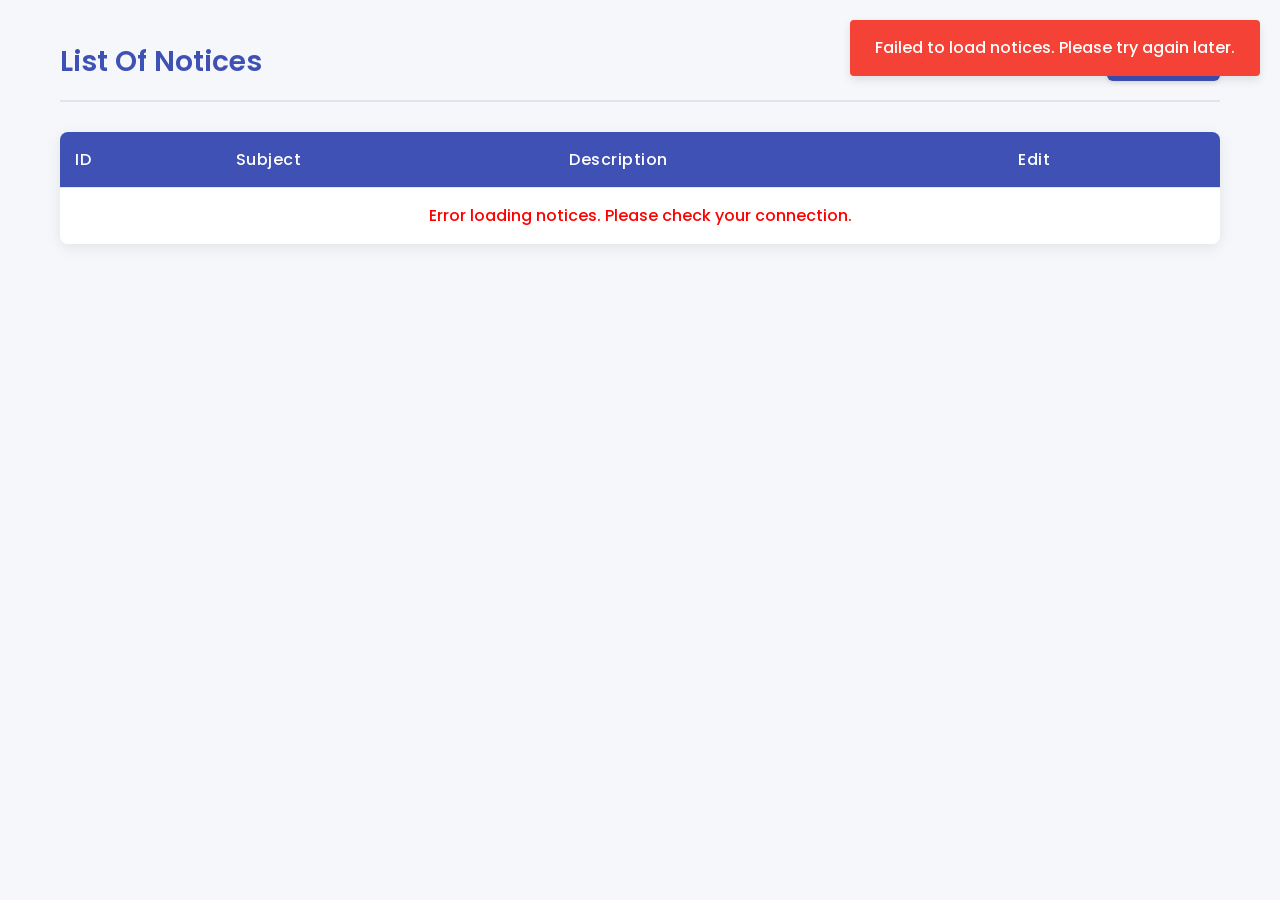
<file: SocietyAssist-Frontend/#Admin_Notice/index.html>
<!DOCTYPE html>
<html lang="en">
<head>
    <meta charset="UTF-8">
    <meta name="viewport" content="width=device-width, initial-scale=1.0">
    <title>Admin-Notice</title>
    <link rel="stylesheet" href="style.css">
</head>
<body>
    <div class="container">
        <div class="header-container">
            <h1>List Of Notices</h1>
            <button id="addNoticeBtn" class="add-btn">Add Notice</button>
        </div>
        
        <div class="table-container">
            <table id="noticeTable">
                <thead>
                    <tr>
                        <th>ID</th>
                        <th>Subject</th>
                        <th>Description</th>
                        <th>Edit</th>
                    </tr>
                </thead>
                <tbody>
                    <!-- Notice data will be dynamically inserted -->
                </tbody>
            </table>
        </div>
    </div>
    
    <!-- Modal for adding notice -->
    <div id="addNoticeModal" class="modal">
        <div class="modal-content">
            <span class="close">&times;</span>
            <h2>Add New Notice</h2>
            <form id="addNoticeForm">
                <div class="form-group">
                    <label for="subject">Subject:</label>
                    <input type="text" id="subject" name="subject" required>
                </div>
                <div class="form-group">
                    <label for="description">Description:</label>
                    <textarea id="description" name="description" required rows="5"></textarea>
                </div>
                <button type="submit" class="submit-btn">Submit</button>
            </form>
        </div>
    </div>
    
    <script src="script.js"></script>
</body>
</html>
</file>
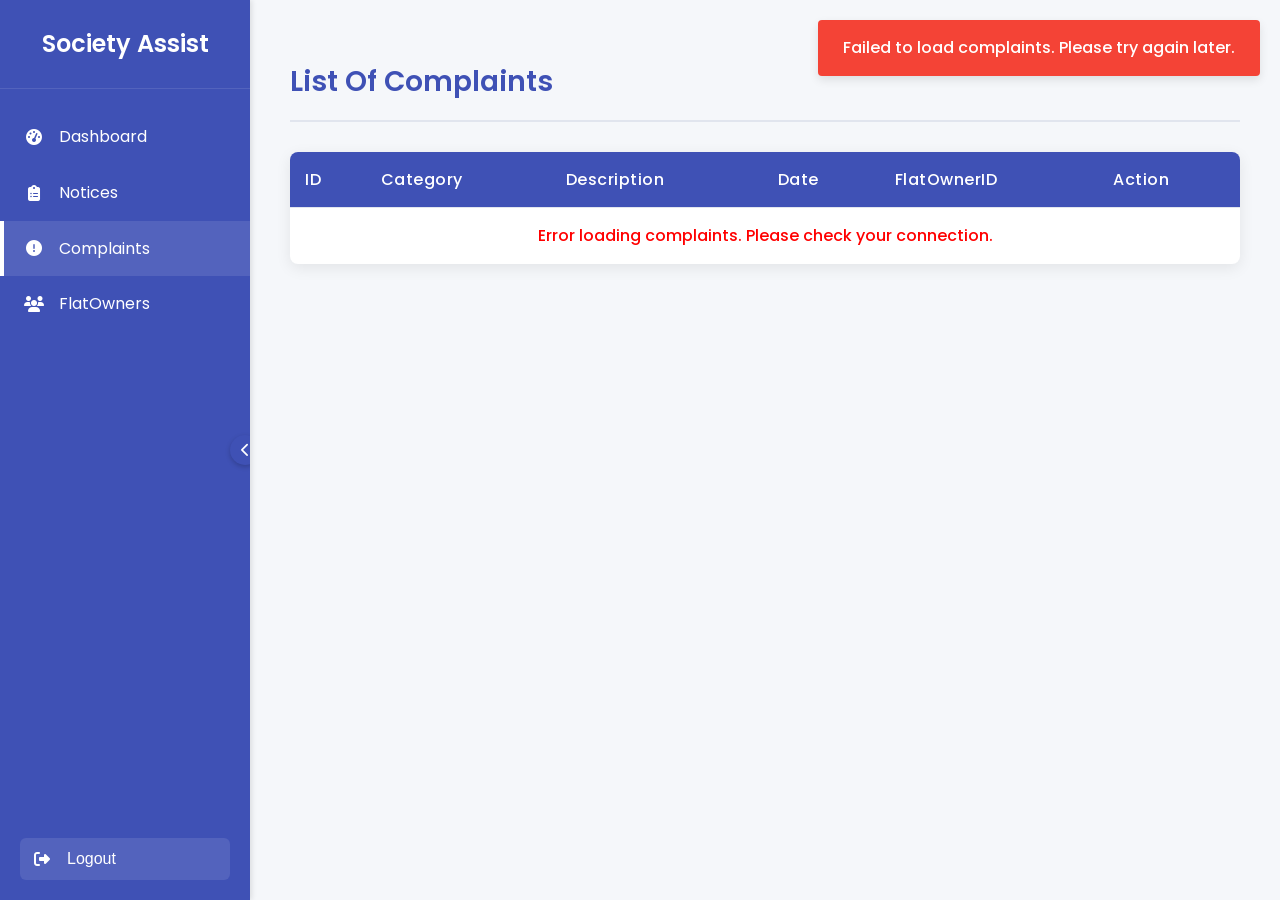
<file: SocietyAssist-Frontend/Admin_Complaints/index.html>
<!DOCTYPE html>
<html lang="en">
<head>
    <meta charset="UTF-8">
    <meta name="viewport" content="width=device-width, initial-scale=1.0">
    <title>Admin-Complaints</title>
    <link rel="stylesheet" href="style.css">
    <link rel="stylesheet" href="https://cdnjs.cloudflare.com/ajax/libs/font-awesome/6.5.1/css/all.min.css">
</head>
<body>
    <!-- Sidebar -->
    <div id="sidebar" class="sidebar">
        <div class="app-title">Society Assist</div>
        
        <a href="/Admin_Dashboard/index.html" class="nav-item">
            <i class="fas fa-tachometer-alt nav-icon"></i>
            <span class="nav-text">Dashboard</span>
        </a>
        
        <a href="/Admin_Notice_Sidebar/index.html" class="nav-item">
            <i class="fas fa-clipboard-list nav-icon"></i>
            <span class="nav-text">Notices</span>
        </a>
        
        <a href="/Admin_Complaints/index.html" class="nav-item">
            <i class="fas fa-exclamation-circle nav-icon"></i>
            <span class="nav-text">Complaints</span>
        </a>
        
        <a href="/Flatowners_All_Add/index.html" class="nav-item">
            <i class="fas fa-users nav-icon"></i>
            <span class="nav-text">FlatOwners</span>
        </a>
        
        <div class="logout-container">
            <button class="logout-btn" id="logoutBtn">
                <i class="fas fa-sign-out-alt logout-icon"></i>
                <span class="nav-text">Logout</span>
            </button>
        </div>
    </div>
    
    <!-- Main Content -->
    <div id="content" class="content">
        <div class="container">
            <div class="header-container">
                <h1>List Of Complaints</h1>
                <!-- <button id="addNoticeBtn" class="add-btn">Add Notice</button> -->
            </div>
            
            <div class="table-container">
                <table id="noticeTable">
                    <thead>
                        <tr>
                            <th>ID</th>
                            <th>Category</th>
                            <th>Description</th>
                            <th>Date</th>
                            <th>FlatOwnerID</th>
                            <th>Action</th>
                        </tr>
                    </thead>
                    <tbody>
                        <!-- Complaints data will be dynamically inserted -->
                    </tbody>
                </table>
            </div>
        </div>
    </div>
    
    <script src="script.js"></script>
</body>
</html>
</file>
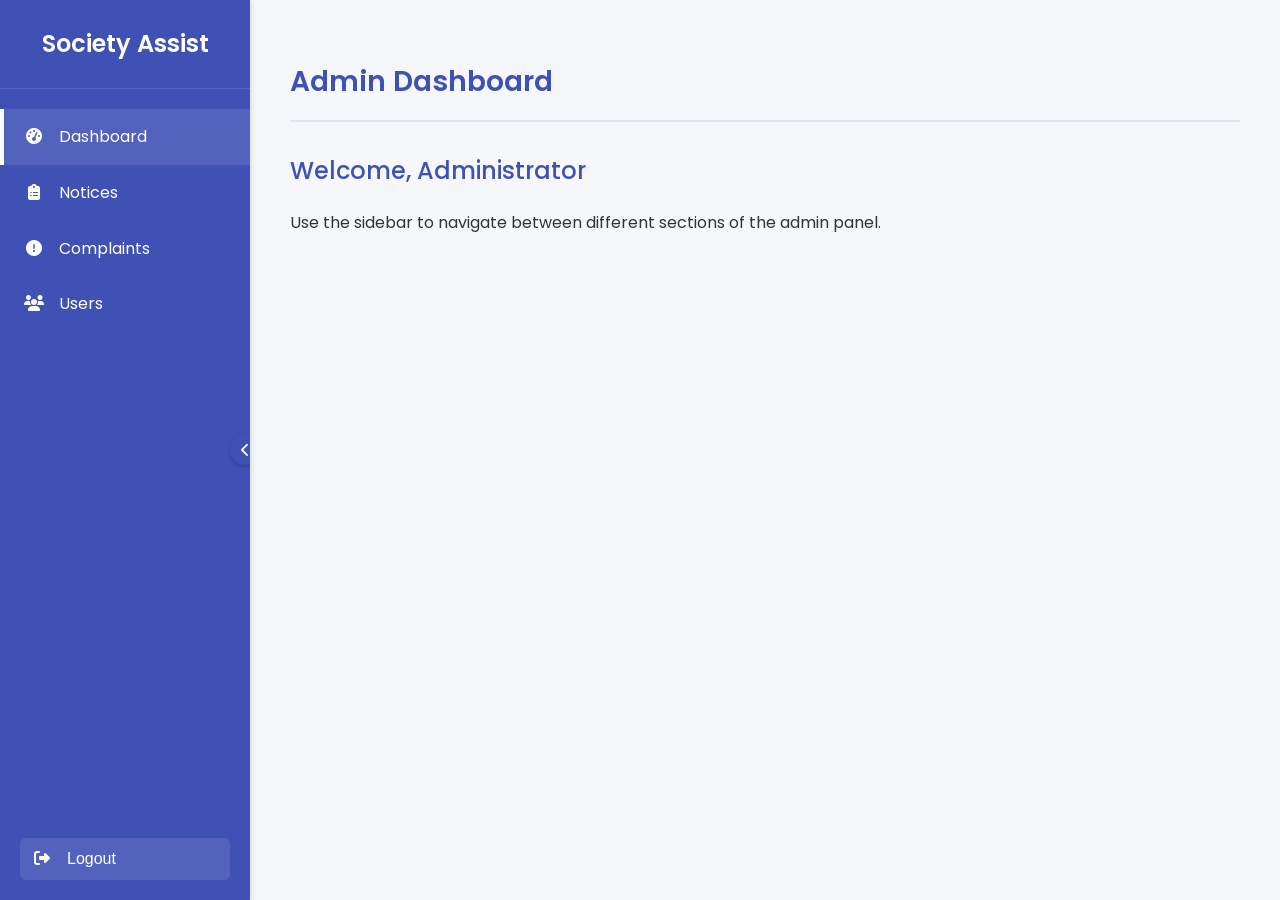
<file: SocietyAssist-Frontend/Admin_Dashboard/index.html>
<!DOCTYPE html>
<html lang="en">
<head>
  <meta charset="UTF-8" />
  <meta name="viewport" content="width=device-width, initial-scale=1.0"/>
  <title>Admin Dashboard</title>
  <link rel="stylesheet" href="style.css" />
  <script defer src="script.js"></script>
  <link rel="stylesheet" href="https://cdnjs.cloudflare.com/ajax/libs/font-awesome/6.5.1/css/all.min.css" />
</head>
<body>

  <!-- Sidebar Start -->
  <div id="sidebar" class="sidebar">
    <div class="app-title">Society Assist</div>
    <a href="/Admin_Dashboard/index.html" class="nav-item active">
      <span class="nav-icon"><i class="fas fa-tachometer-alt nav-icon"></i></span>
      <span class="nav-text">Dashboard</span>
    </a>
    <a href="/Admin_Notice_Sidebar/index.html" class="nav-item">
      <span class="nav-icon"><i class="fas fa-clipboard-list nav-icon"></i></span>
      <span class="nav-text">Notices</span>
    </a>
    <a href="/Admin_Complaints/index.html" class="nav-item">
      <span class="nav-icon"><i class="fas fa-exclamation-circle"></i></span>
      <span class="nav-text">Complaints</span>
    </a>
    <a href="/Flatowners_All_Add/index.html" class="nav-item">
      <span class="nav-icon"><i class="fas fa-users"></i></span>
      <span class="nav-text">Users</span>
    </a>
    <div class="logout-container">
      <button class="logout-btn" id="logoutBtn">
        <span class="logout-icon"><i class="fas fa-sign-out-alt"></i></span>
        Logout
      </button>
    </div>
  </div>
  <!-- Sidebar End -->

  <!-- Main Content Start -->
  <div id="content" class="content">
    <div class="container">
      <div class="header-container">
        <h1>Admin Dashboard</h1>
      </div>
      <div class="admin-content">
        <div class="admin-welcome">
          <h2>Welcome, Administrator</h2>
          <p>Use the sidebar to navigate between different sections of the admin panel.</p>
        </div>
      </div>
    </div>
  </div>
  <!-- Main Content End -->

</body>
</html>
</file>
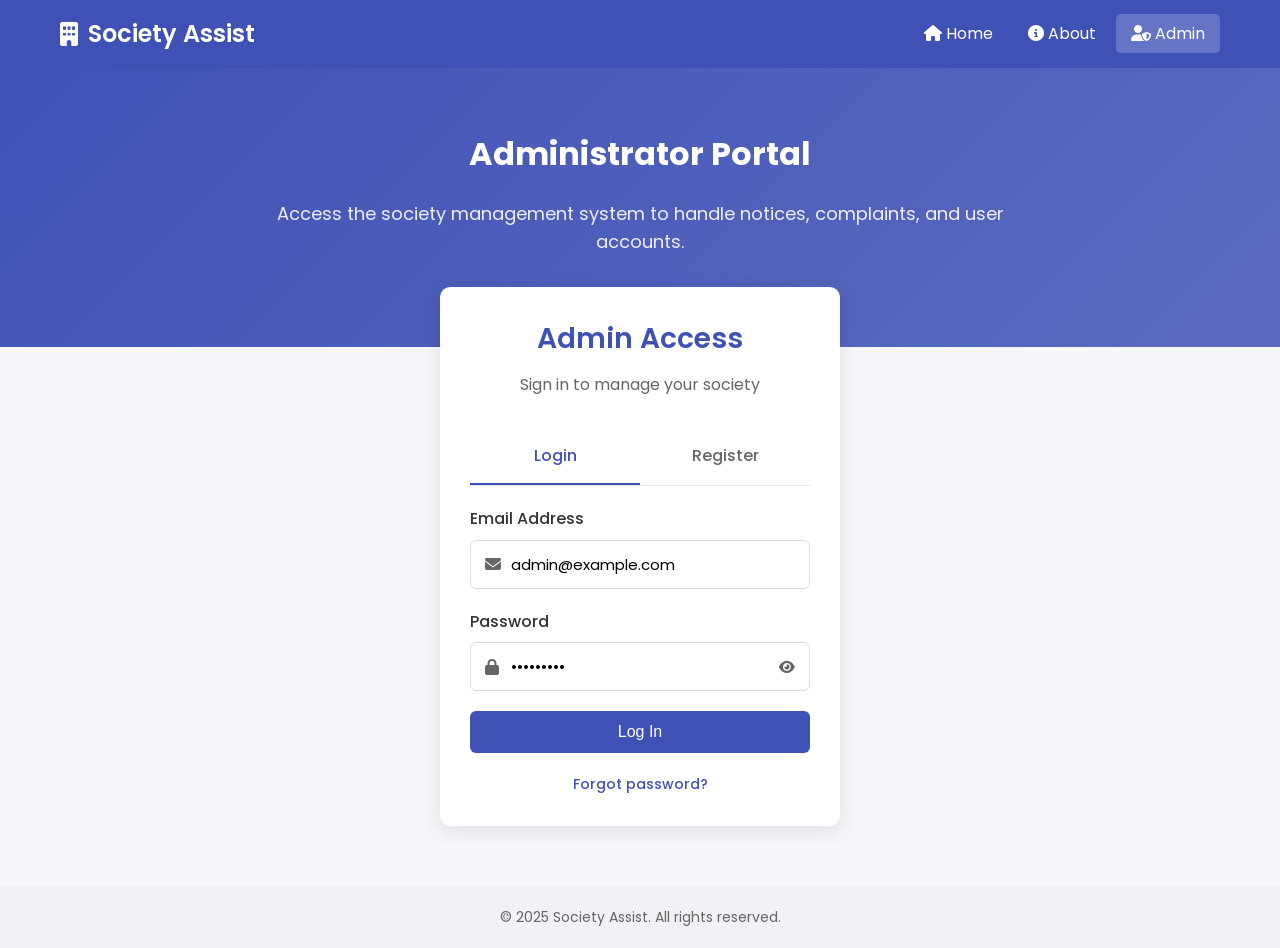
<file: SocietyAssist-Frontend/Admin_Login_Register/index.html>
<!DOCTYPE html>
<html lang="en">
<head>
  <meta charset="UTF-8" />
  <meta name="viewport" content="width=device-width, initial-scale=1.0"/>
  <title>Admin Login/Register</title>
  <link rel="stylesheet" href="https://cdnjs.cloudflare.com/ajax/libs/font-awesome/6.5.1/css/all.min.css" />
  <link rel="stylesheet" href="style.css" />
  <script src="script.js" defer></script>
</head>
<body>
  <!-- Navbar -->
  <nav class="navbar">
    <div class="nav-container">
      <div class="nav-brand">
        <i class="fas fa-building"></i>
        <span>Society Assist</span>
      </div>
      <ul class="nav-links">
        <li><a href="#" class="nav-link"><i class="fas fa-home"></i> <span>Home</span></a></li>
        <li><a href="#" class="nav-link"><i class="fas fa-info-circle"></i> <span>About</span></a></li>
        <li><a href="#" class="nav-link active"><i class="fas fa-user-shield"></i> <span>Admin</span></a></li>
      </ul>
    </div>
  </nav>
  
  <!-- Hero Section -->
  <section class="hero">
    <div class="hero-content">
      <h1>Administrator Portal</h1>
      <p>Access the society management system to handle notices, complaints, and user accounts.</p>
    </div>
  </section>

  <!-- Auth Section -->
  <div class="auth-container">
    <div class="auth-box">
      <div class="auth-header">
        <div class="auth-logo">Admin Access</div>
        <div class="auth-subtitle">Sign in to manage your society</div>
      </div>
      
      <div class="tabs">
        <div class="tab active" data-tab="login">Login</div>
        <div class="tab" data-tab="register">Register</div>
      </div>
      
      <!-- Login Form -->
      <div class="form-section active" id="login-form">
        <form id="adminLoginForm">
          <div class="form-group">
            <label class="form-label" for="login-email">Email Address</label>
            <div class="input-with-icon">
              <i class="fas fa-envelope input-icon"></i>
              <input type="email" class="form-input" id="login-email" placeholder="admin@example.com" value="admin@example.com" required>
            </div>
          </div>
          
          <div class="form-group">
            <label class="form-label" for="login-password">Password</label>
            <div class="input-with-icon">
              <i class="fas fa-lock input-icon"></i>
              <input type="password" class="form-input" id="login-password" placeholder="Enter your password" value="admin@123" required>
              <button type="button" class="password-toggle" id="login-toggle-password">
                <i class="fas fa-eye"></i>
              </button>
            </div>
          </div>
          
          <div class="form-group">
            <button type="submit" class="form-button">Log In</button>
          </div>
          
          <div class="form-footer">
            <a href="#" class="form-link">Forgot password?</a>
          </div>
        </form>
      </div>
      
      <!-- Register Form -->
      <div class="form-section" id="register-form">
        <form id="adminRegisterForm">
          <div class="form-group">
            <label class="form-label" for="register-username">Username</label>
            <div class="input-with-icon">
              <i class="fas fa-user input-icon"></i>
              <input type="text" class="form-input" id="register-username" placeholder="Admin1" value="Admin1" required>
            </div>
          </div>
          
          <div class="form-group">
            <label class="form-label" for="register-email">Email Address</label>
            <div class="input-with-icon">
              <i class="fas fa-envelope input-icon"></i>
              <input type="email" class="form-input" id="register-email" placeholder="admin@example.com" value="admin@example.com" required>
            </div>
          </div>
          
          <div class="form-group">
            <label class="form-label" for="register-password">Password</label>
            <div class="input-with-icon">
              <i class="fas fa-lock input-icon"></i>
              <input type="password" class="form-input" id="register-password" placeholder="Create a password" value="admin@123" required>
              <button type="button" class="password-toggle" id="register-toggle-password">
                <i class="fas fa-eye"></i>
              </button>
            </div>
          </div>
          
          <div class="form-group">
            <label class="form-label" for="register-confirm-password">Confirm Password</label>
            <div class="input-with-icon">
              <i class="fas fa-lock input-icon"></i>
              <input type="password" class="form-input" id="register-confirm-password" placeholder="Confirm your password" value="admin@123" required>
              <button type="button" class="password-toggle" id="register-confirm-toggle-password">
                <i class="fas fa-eye"></i>
              </button>
            </div>
          </div>
          
          <div class="form-group">
            <button type="submit" class="form-button">Register</button>
          </div>
          
          <div class="form-footer">
            Already have an account? <span class="form-link" id="go-to-login">Log in</span>
          </div>
        </form>
      </div>
    </div>
  </div>
  
  <!-- Footer -->
  <footer class="footer">
    <div class="container">
      <p>&copy; 2025 Society Assist. All rights reserved.</p>
    </div>
  </footer>
</body>
</html>
</file>
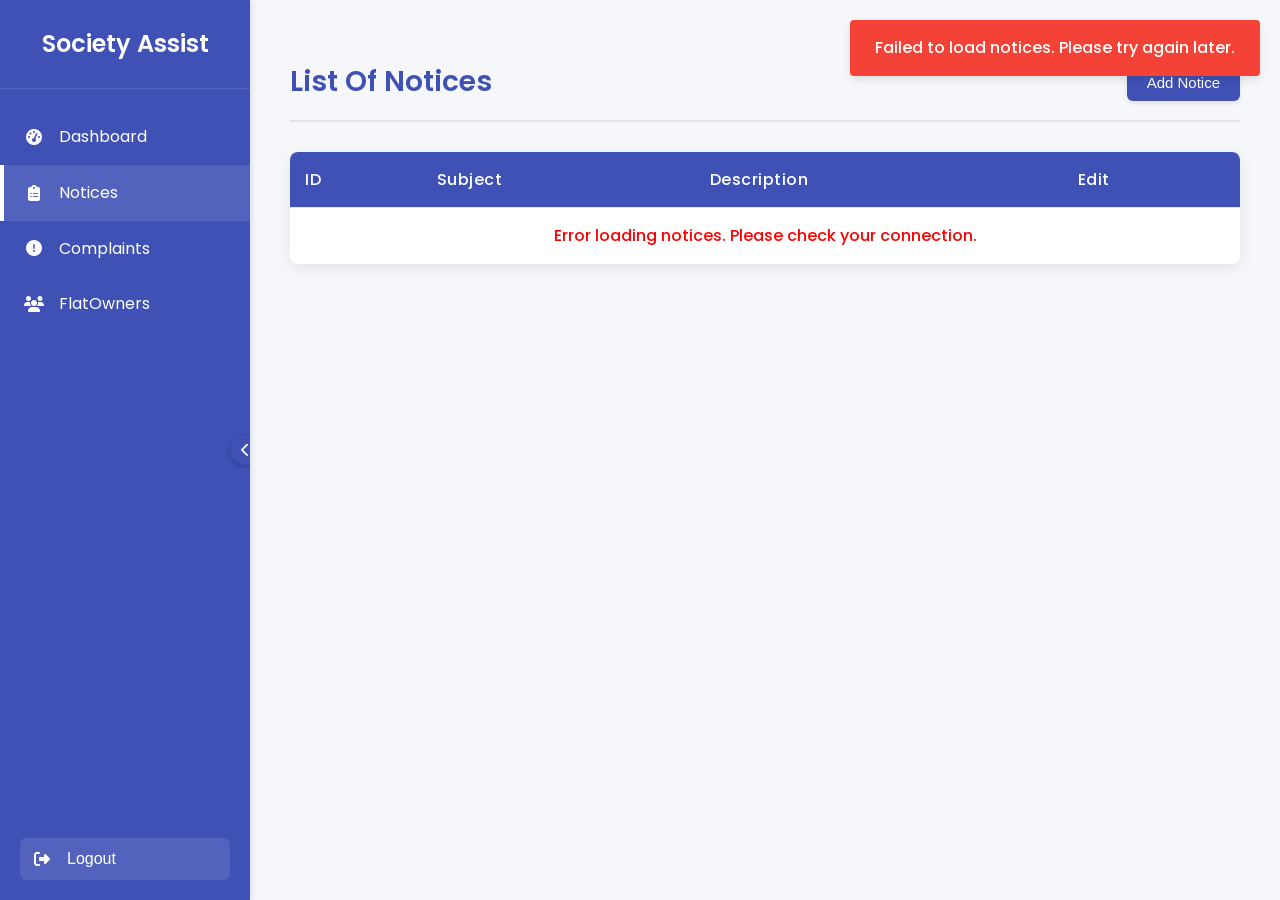
<file: SocietyAssist-Frontend/Admin_Notice_Sidebar/index.html>
<!DOCTYPE html>
<html lang="en">
<head>
    <meta charset="UTF-8">
    <meta name="viewport" content="width=device-width, initial-scale=1.0">
    <title>Admin-Notice</title>
    <link rel="stylesheet" href="style.css">
    <link rel="stylesheet" href="https://cdnjs.cloudflare.com/ajax/libs/font-awesome/6.5.1/css/all.min.css">
</head>
<body>
    <!-- Sidebar -->
    <div id="sidebar" class="sidebar">
        <div class="app-title">Society Assist</div>
        
        <a href="/Admin_Dashboard/index.html" class="nav-item">
            <i class="fas fa-tachometer-alt nav-icon"></i>
            <span class="nav-text">Dashboard</span>
        </a>
        
        <a href="/Admin_Notice_Sidebar/index.html" class="nav-item active">
            <i class="fas fa-clipboard-list nav-icon"></i>
            <span class="nav-text">Notices</span>
        </a>
        
        <a href="/Admin_Complaints/index.html" class="nav-item">
            <i class="fas fa-exclamation-circle nav-icon"></i>
            <span class="nav-text">Complaints</span>
        </a>
        
        <a href="/Flatowners_All_Add/index.html" class="nav-item">
            <i class="fas fa-users nav-icon"></i>
            <span class="nav-text">FlatOwners</span>
        </a>
        
        <div class="logout-container">
            <button class="logout-btn" id="logoutBtn">
                <i class="fas fa-sign-out-alt logout-icon"></i>
                <span class="nav-text">Logout</span>
            </button>
        </div>
    </div>
    
    <!-- Main Content -->
    <div id="content" class="content">
        <div class="container">
            <div class="header-container">
                <h1>List Of Notices</h1>
                <button id="addNoticeBtn" class="add-btn">Add Notice</button>
            </div>
            
            <div class="table-container">
                <table id="noticeTable">
                    <thead>
                        <tr>
                            <th>ID</th>
                            <th>Subject</th>
                            <th>Description</th>
                            <th>Edit</th>
                        </tr>
                    </thead>
                    <tbody>
                        <!-- Notice data will be dynamically inserted -->
                    </tbody>
                </table>
            </div>
        </div>
    </div>
    
    <!-- Modal for adding notice -->
    <div id="addNoticeModal" class="modal">
        <div class="modal-content">
            <span class="close">&times;</span>
            <h2>Add New Notice</h2>
            <form id="addNoticeForm">
                <div class="form-group">
                    <label for="subject">Subject:</label>
                    <input type="text" id="subject" name="subject" required>
                </div>
                <div class="form-group">
                    <label for="description">Description:</label>
                    <textarea id="description" name="description" required rows="5"></textarea>
                </div>
                <button type="submit" class="submit-btn">Submit</button>
            </form>
        </div>
    </div>
    
    <script src="script.js"></script>
</body>
</html>
</file>
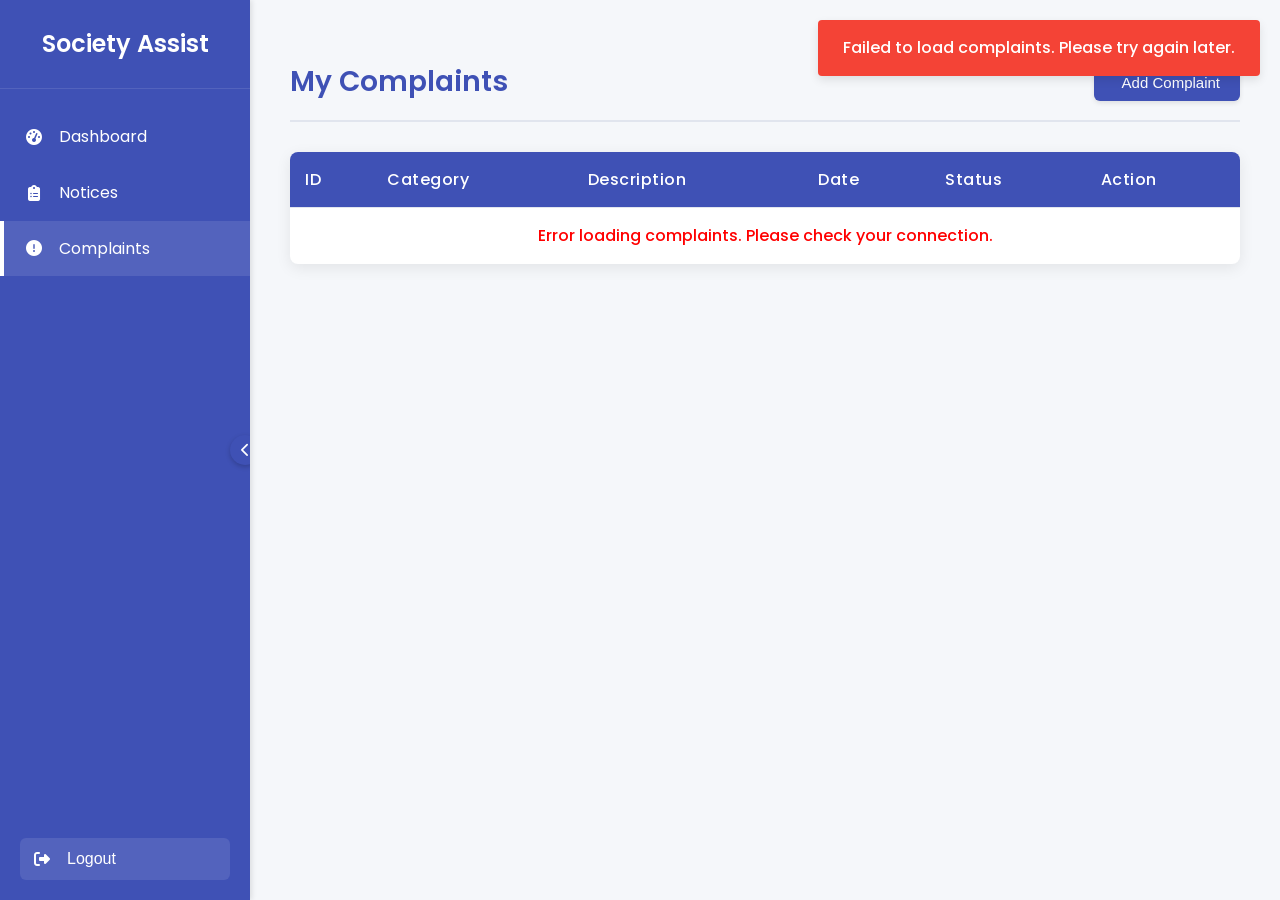
<file: SocietyAssist-Frontend/FlatOwner_Complaint/index.html>
<!DOCTYPE html>
<html lang="en">
<head>
    <meta charset="UTF-8">
    <meta name="viewport" content="width=device-width, initial-scale=1.0">
    <title>User-Complaints</title>
    <link rel="stylesheet" href="style.css">
    <link rel="stylesheet" href="https://cdnjs.cloudflare.com/ajax/libs/font-awesome/6.5.1/css/all.min.css">
</head>
<body>
    <!-- Sidebar -->
    <div id="sidebar" class="sidebar">
        <div class="app-title">Society Assist</div>
        
        <a href="/FlatOwner_Dashboard/index.html" class="nav-item">
            <i class="fas fa-tachometer-alt nav-icon"></i>
            <span class="nav-text">Dashboard</span>
        </a>
        
        <a href="/FlatOwner_Notice/index.html" class="nav-item">
            <i class="fas fa-clipboard-list nav-icon"></i>
            <span class="nav-text">Notices</span>
        </a>
        
        <a href="/FlatOwner_Complaint/index.html" class="nav-item">
            <i class="fas fa-exclamation-circle nav-icon"></i>
            <span class="nav-text">Complaints</span>
        </a>
        
        <div class="logout-container">
            <button class="logout-btn" id="logoutBtn">
                <i class="fas fa-sign-out-alt logout-icon"></i>
                <span class="nav-text">Logout</span>
            </button>
        </div>
    </div>
    
    <!-- Main Content -->
    <div id="content" class="content">
        <div class="container">
            <div class="header-container">
                <h1>My Complaints</h1>
                <button id="addComplaintBtn" class="add-btn">Add Complaint</button>
            </div>
            
            <div class="table-container">
                <table id="complaintTable">
                    <thead>
                        <tr>
                            <th>ID</th>
                            <th>Category</th>
                            <th>Description</th>
                            <th>Date</th>
                            <th>Status</th>
                            <th>Action</th>
                        </tr>
                    </thead>
                    <tbody>
                        <!-- Complaints data will be dynamically inserted -->
                    </tbody>
                </table>
            </div>
        </div>
    </div>
    
    <!-- Add Complaint Modal -->
    <div id="complaintModal" class="modal">
        <div class="modal-content">
            <span class="close">&times;</span>
            <h2>Add New Complaint</h2>
            <form id="complaintForm">
                <div class="form-group">
                    <label for="category">Category:</label>
                    <select id="category" name="category" required>
                        <option value="" disabled selected>Select a category</option>
                        <option value="Electricity">Electricity</option>
                        <option value="Plumbing">Plumbing</option>
                        <option value="Security">Security</option>
                        <option value="Cleanliness">Cleanliness</option>
                        <option value="Maintenance">Maintenance</option>
                        <option value="Other">Other</option>
                    </select>
                </div>
                <div class="form-group">
                    <label for="description">Description:</label>
                    <textarea id="description" name="description" required placeholder="Describe your complaint in detail..."></textarea>
                </div>
                <button type="submit" class="submit-btn">Submit Complaint</button>
            </form>
        </div>
    </div>
    
    <script src="script.js"></script>
</body>
</html>
</file>
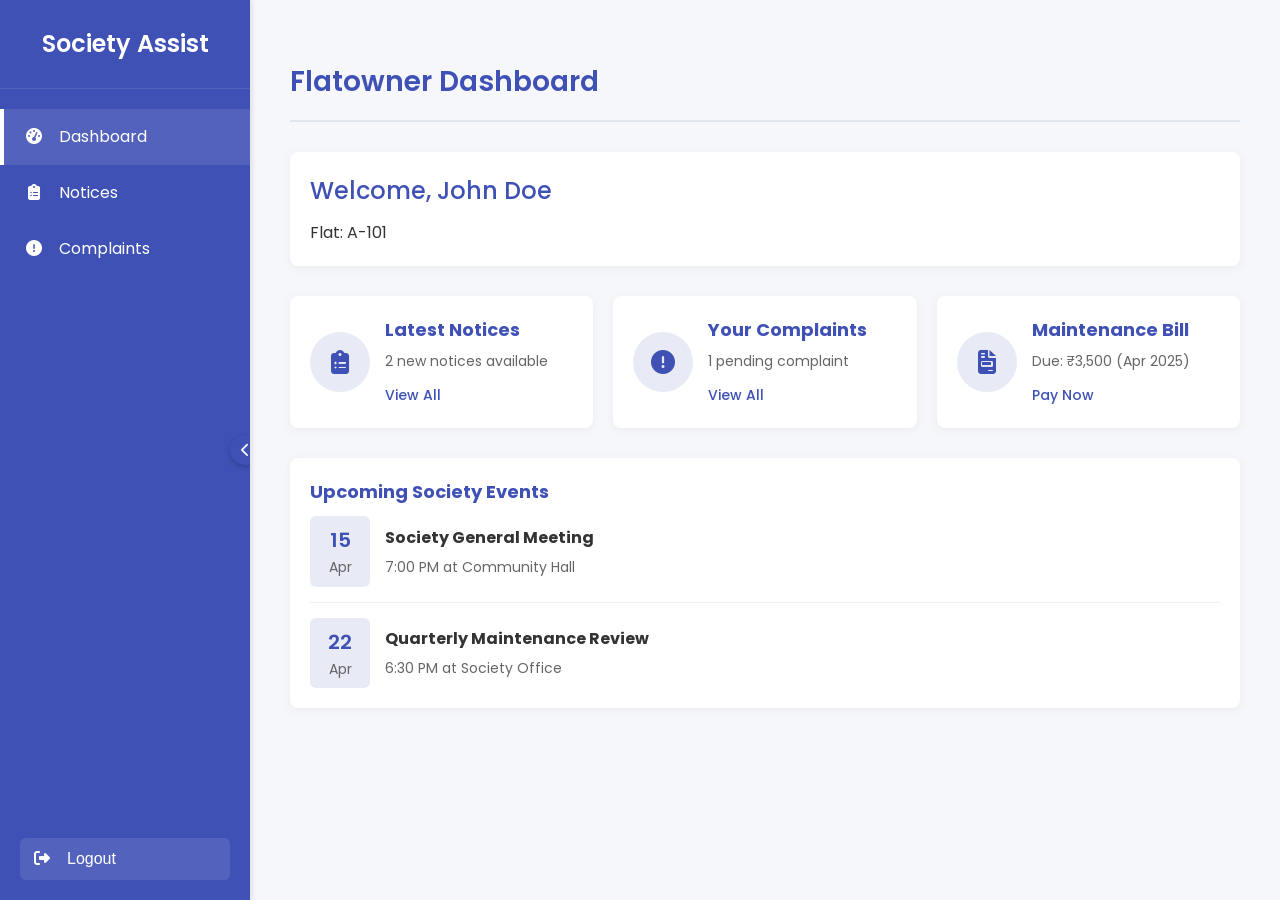
<file: SocietyAssist-Frontend/FlatOwner_Dashboard/index.html>
<!DOCTYPE html>
<html lang="en">
<head>
  <meta charset="UTF-8" />
  <meta name="viewport" content="width=device-width, initial-scale=1.0"/>
  <title>Flatowner Dashboard</title>
  <link rel="stylesheet" href="style.css" />
  <script defer src="script.js"></script>
  <link rel="stylesheet" href="https://cdnjs.cloudflare.com/ajax/libs/font-awesome/6.5.1/css/all.min.css" />
</head>
<body>

  <!-- Sidebar Start -->
  <div id="sidebar" class="sidebar">
    <div class="app-title">Society Assist</div>
    <a href="/FlatOwner_Dashboard/index.html" class="nav-item active">
      <span class="nav-icon"><i class="fas fa-tachometer-alt nav-icon"></i></span>
      <span class="nav-text">Dashboard</span>
    </a>
    <a href="/FlatOwner_Notice/index.html" class="nav-item">
      <span class="nav-icon"><i class="fas fa-clipboard-list nav-icon"></i></span>
      <span class="nav-text">Notices</span>
    </a>
    <a href="/FlatOwner_Complaint/index.html" class="nav-item">
      <span class="nav-icon"><i class="fas fa-exclamation-circle"></i></span>
      <span class="nav-text">Complaints</span>
    </a>
    <div class="logout-container">
        <button class="logout-btn" id="logoutBtn">
        <span class="logout-icon"><i class="fas fa-sign-out-alt"></i></span>
        Logout
      </button>
    </div>
  </div>
  <!-- Sidebar End -->

  <!-- Main Content Start -->
  <div id="content" class="content">
    <div class="container">
      <div class="header-container">
        <h1>Flatowner Dashboard</h1>
      </div>
      <div class="dashboard-content">
        <div class="welcome-section">
          <h2>Welcome, <span id="flatowner-name">Resident</span></h2>
          <p>Flat: <span id="flat-number">A-101</span></p>
        </div>
        
        <div class="dashboard-cards">
          <div class="card">
            <div class="card-icon"><i class="fas fa-clipboard-list"></i></div>
            <div class="card-content">
              <h3>Latest Notices</h3>
              <p>2 new notices available</p>
              <a href="/FlatOwner_Notice/index.html" class="card-link">View All</a>
            </div>
          </div>
          
          <div class="card">
            <div class="card-icon"><i class="fas fa-exclamation-circle"></i></div>
            <div class="card-content">
              <h3>Your Complaints</h3>
              <p>1 pending complaint</p>
              <a href="/FlatOwner_Complaint/index.html" class="card-link">View All</a>
            </div>
          </div>
          
          <div class="card">
            <div class="card-icon"><i class="fas fa-file-invoice"></i></div>
            <div class="card-content">
              <h3>Maintenance Bill</h3>
              <p>Due: ₹3,500 (Apr 2025)</p>
              <a href="#" class="card-link">Pay Now</a>
            </div>
          </div>
        </div>
        
        <div class="upcoming-events">
          <h3>Upcoming Society Events</h3>
          <div class="event-list">
            <div class="event-item">
              <div class="event-date">
                <span class="date-day">15</span>
                <span class="date-month">Apr</span>
              </div>
              <div class="event-details">
                <h4>Society General Meeting</h4>
                <p>7:00 PM at Community Hall</p>
              </div>
            </div>
            <div class="event-item">
              <div class="event-date">
                <span class="date-day">22</span>
                <span class="date-month">Apr</span>
              </div>
              <div class="event-details">
                <h4>Quarterly Maintenance Review</h4>
                <p>6:30 PM at Society Office</p>
              </div>
            </div>
          </div>
        </div>
      </div>
    </div>
  </div>
  <!-- Main Content End -->

</body>
</html>
</file>
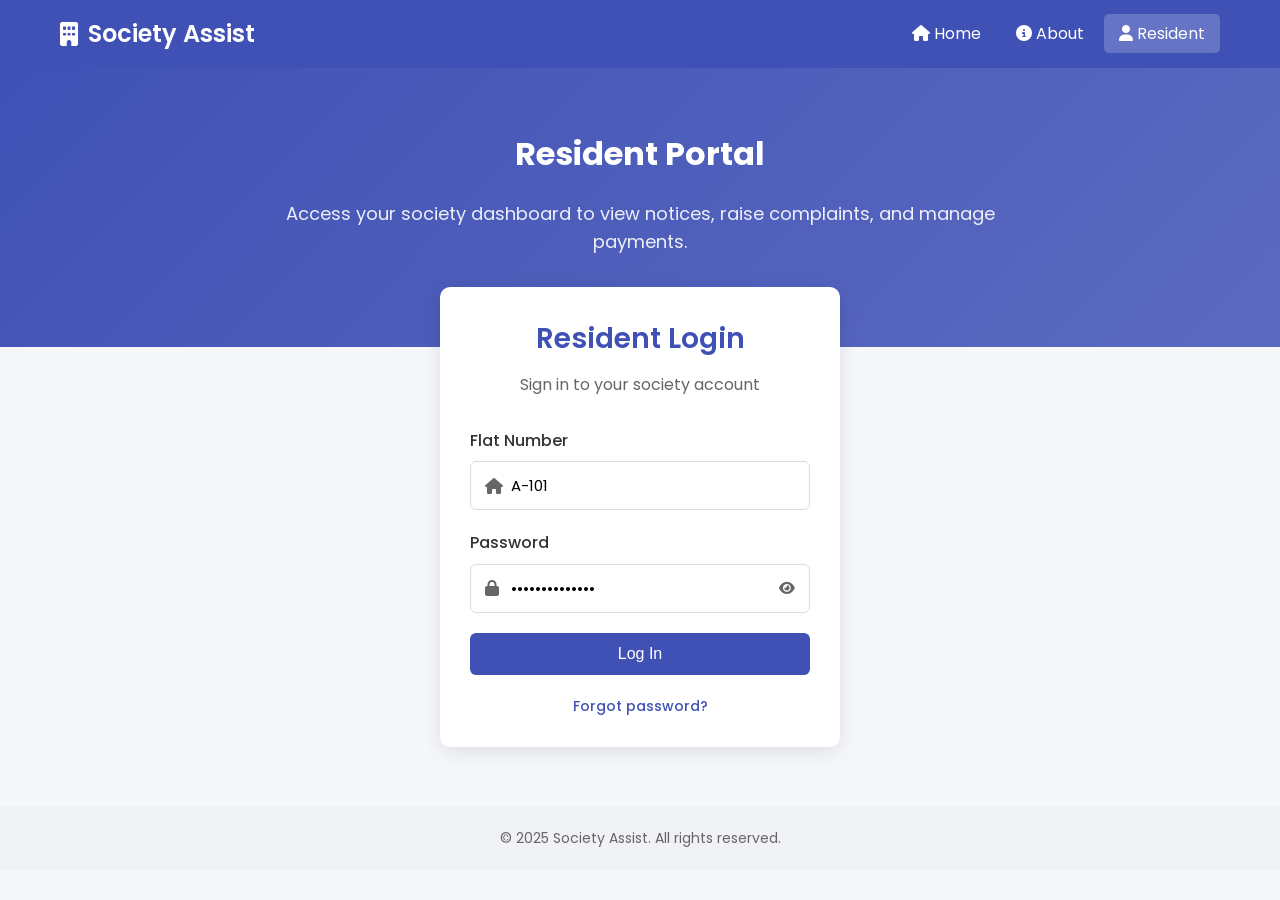
<file: SocietyAssist-Frontend/FlatOwner_Login/index.html>
<!DOCTYPE html>
<html lang="en">
<head>
  <meta charset="UTF-8" />
  <meta name="viewport" content="width=device-width, initial-scale=1.0"/>
  <title>Flat Owner Login</title>
  <link rel="stylesheet" href="https://cdnjs.cloudflare.com/ajax/libs/font-awesome/6.5.1/css/all.min.css" />
  <link rel="stylesheet" href="style.css" />
  <script src="script.js" defer></script>
</head>
<body>
  <!-- Navbar -->
  <nav class="navbar">
    <div class="nav-container">
      <div class="nav-brand">
        <i class="fas fa-building"></i>
        <span>Society Assist</span>
      </div>
      <ul class="nav-links">
        <li><a href="#" class="nav-link"><i class="fas fa-home"></i> <span>Home</span></a></li>
        <li><a href="#" class="nav-link"><i class="fas fa-info-circle"></i> <span>About</span></a></li>
        <li><a href="#" class="nav-link active"><i class="fas fa-user"></i> <span>Resident</span></a></li>
      </ul>
    </div>
  </nav>
  
  <!-- Hero Section -->
  <section class="hero">
    <div class="hero-content">
      <h1>Resident Portal</h1>
      <p>Access your society dashboard to view notices, raise complaints, and manage payments.</p>
    </div>
  </section>

  <!-- Auth Section -->
  <div class="auth-container">
    <div class="auth-box">
      <div class="auth-header">
        <div class="auth-logo">Resident Login</div>
        <div class="auth-subtitle">Sign in to your society account</div>
      </div>
      
      <!-- Login Form -->
      <form id="flatOwnerLoginForm">
        <div class="form-group">
          <label class="form-label" for="login-flatno">Flat Number</label>
          <div class="input-with-icon">
            <i class="fas fa-home input-icon"></i>
            <input type="text" class="form-input" id="login-flatno" placeholder="A-101" value="A-101" required>
          </div>
        </div>
        
        <div class="form-group">
          <label class="form-label" for="login-password">Password</label>
          <div class="input-with-icon">
            <i class="fas fa-lock input-icon"></i>
            <input type="password" class="form-input" id="login-password" placeholder="Enter your password" value="securepassword" required>
            <button type="button" class="password-toggle" id="login-toggle-password">
              <i class="fas fa-eye"></i>
            </button>
          </div>
        </div>
        
        <div class="form-group">
          <button type="submit" class="form-button">Log In</button>
        </div>
        
        <div class="form-footer">
          <a href="#" class="form-link">Forgot password?</a>
        </div>
      </form>
    </div>
  </div>
  
  <!-- Footer -->
  <footer class="footer">
    <div class="container">
      <p>&copy; 2025 Society Assist. All rights reserved.</p>
    </div>
  </footer>
</body>
</html>
</file>
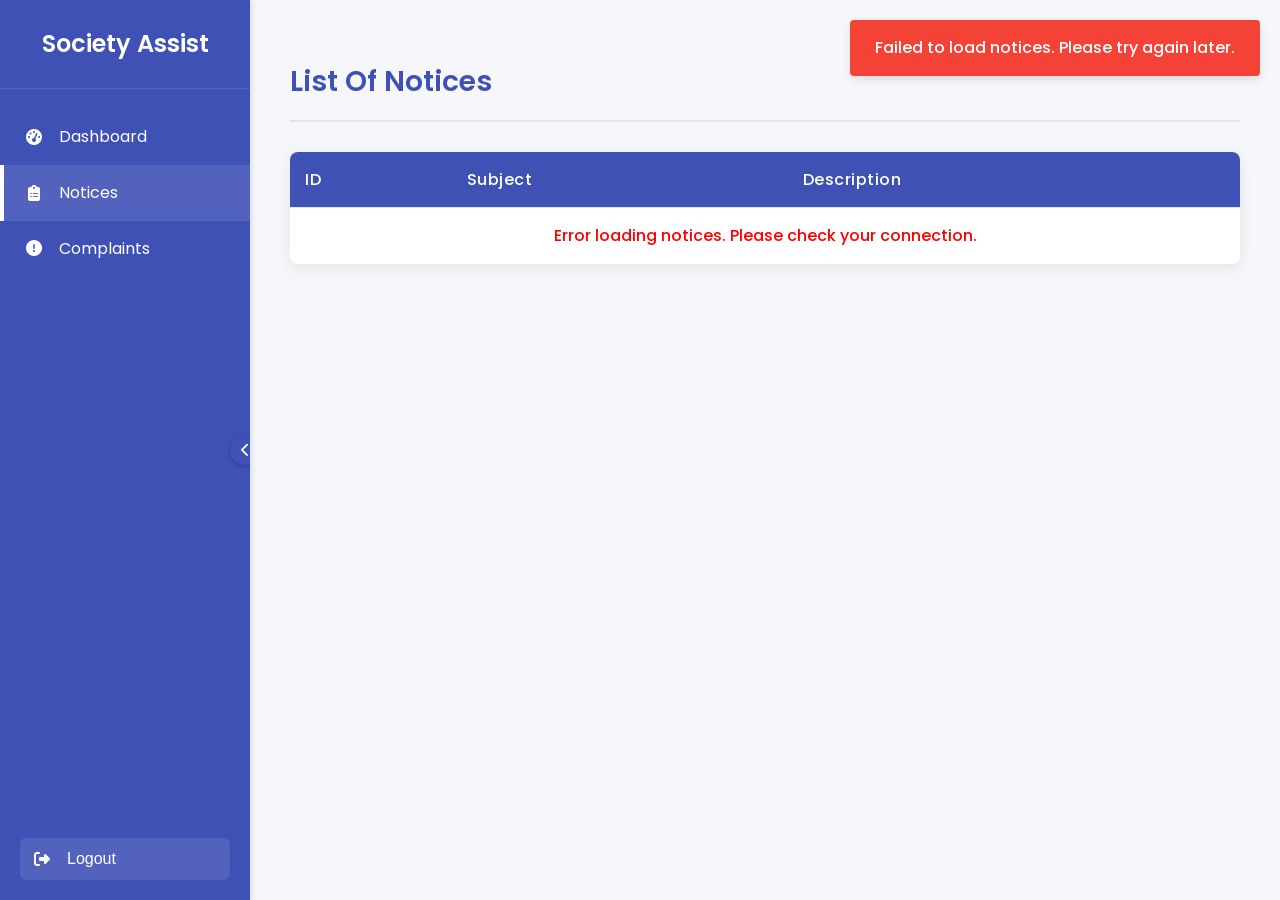
<file: SocietyAssist-Frontend/FlatOwner_Notice/index.html>
<!DOCTYPE html>
<html lang="en">
<head>
    <meta charset="UTF-8">
    <meta name="viewport" content="width=device-width, initial-scale=1.0">
    <title>Admin-Notice</title>
    <link rel="stylesheet" href="style.css">
    <link rel="stylesheet" href="https://cdnjs.cloudflare.com/ajax/libs/font-awesome/6.5.1/css/all.min.css">
</head>
<body>
    <!-- Sidebar -->
    <div id="sidebar" class="sidebar">
        <div class="app-title">Society Assist</div>
        
        <a href="/FlatOwner_Dashboard/index.html" class="nav-item">
            <i class="fas fa-tachometer-alt nav-icon"></i>
            <span class="nav-text">Dashboard</span>
        </a>
        
        <a href="/FlatOwner_Notice/index.html" class="nav-item active">
            <i class="fas fa-clipboard-list nav-icon"></i>
            <span class="nav-text">Notices</span>
        </a>
        
        <a href="/FlatOwner_Complaint/index.html" class="nav-item">
            <i class="fas fa-exclamation-circle nav-icon"></i>
            <span class="nav-text">Complaints</span>
        </a>
        
        <div class="logout-container">
            <button class="logout-btn" id="logoutBtn">
                <i class="fas fa-sign-out-alt logout-icon"></i>
                <span class="nav-text">Logout</span>
            </button>
        </div>
    </div>
    
    <!-- Main Content -->
    <div id="content" class="content">
        <div class="container">
            <div class="header-container">
                <h1>List Of Notices</h1>
            </div>
            
            <div class="table-container">
                <table id="noticeTable">
                    <thead>
                        <tr>
                            <th>ID</th>
                            <th>Subject</th>
                            <th>Description</th>
                        </tr>
                    </thead>
                    <tbody>
                        <!-- Notice data will be dynamically inserted -->
                    </tbody>
                </table>
            </div>
        </div>
    </div>
    
    <script src="script.js"></script>
</body>
</html>
</file>
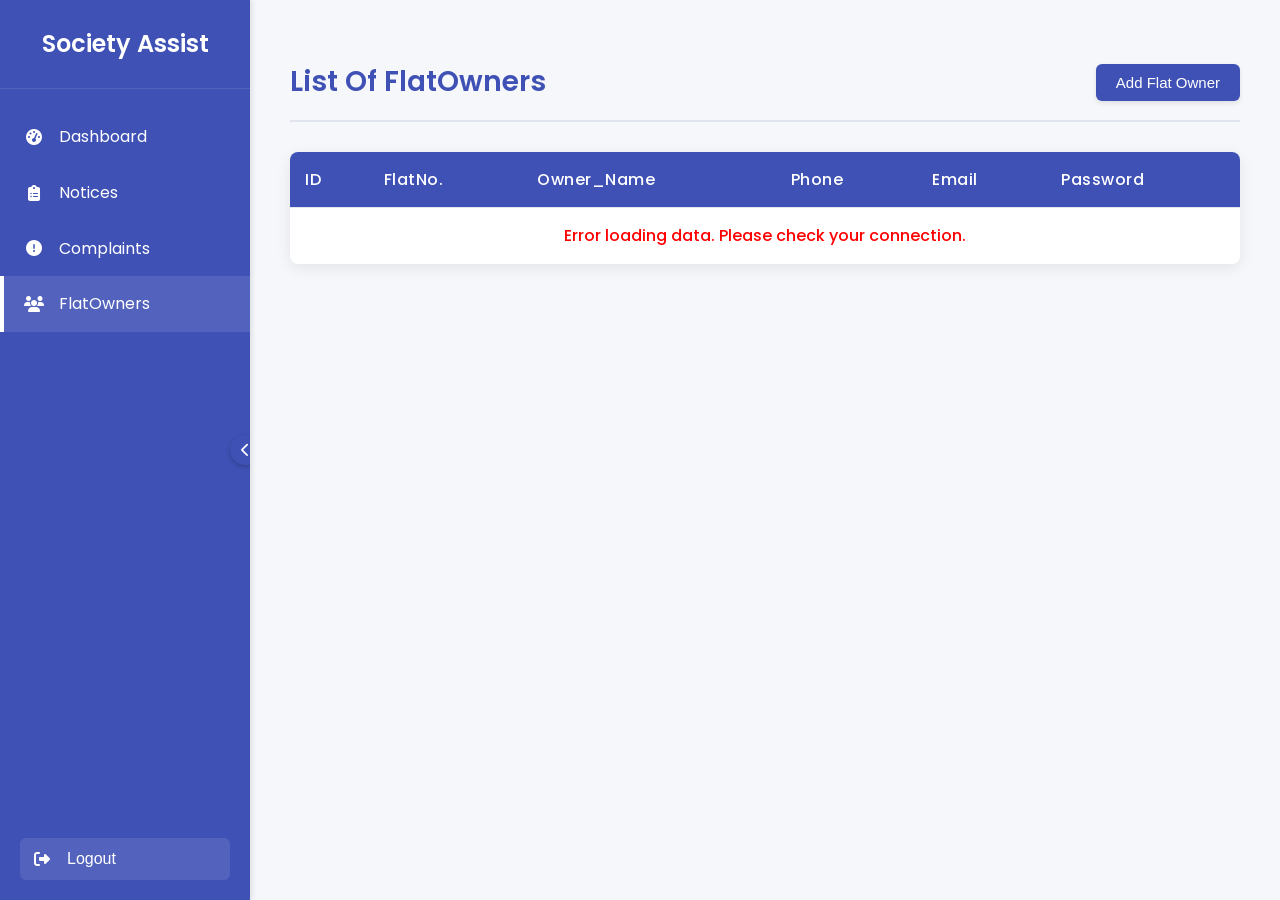
<file: SocietyAssist-Frontend/Flatowners_All_Add/index.html>
<!DOCTYPE html>
<html lang="en">
<head>
    <meta charset="UTF-8">
    <meta name="viewport" content="width=device-width, initial-scale=1.0">
    <title>Flat Owner Management</title>
    <link rel="stylesheet" href="style.css">
    <link rel="stylesheet" href="https://cdnjs.cloudflare.com/ajax/libs/font-awesome/6.5.1/css/all.min.css">
</head>
<body>
    <!-- Sidebar -->
    <div id="sidebar" class="sidebar">
        <div class="app-title">Society Assist</div>
        
        <a href="/Admin_Dashboard/index.html" class="nav-item">
            <i class="fas fa-tachometer-alt nav-icon"></i>
            <span class="nav-text">Dashboard</span>
        </a>
        
        <a href="/Admin_Notice_Sidebar/index.html" class="nav-item">
            <i class="fas fa-clipboard-list nav-icon"></i>
            <span class="nav-text">Notices</span>
        </a>
        
        <a href="/Admin_Complaints/index.html" class="nav-item">
            <i class="fas fa-exclamation-circle nav-icon"></i>
            <span class="nav-text">Complaints</span>
        </a>
        
        <a href="/Flatowners_All_Add/index.html" class="nav-item">
            <i class="fas fa-users nav-icon"></i>
            <span class="nav-text">FlatOwners</span>
        </a>
        
        <div class="logout-container">
            <button class="logout-btn" id="logoutBtn">
                <i class="fas fa-sign-out-alt logout-icon"></i>
                <span class="nav-text">Logout</span>
            </button>
        </div>
    </div>

    <!-- Main Content -->
    <div id="content" class="content">
        <div class="container">
            <div class="header-container">
                <h1>List Of FlatOwners</h1>
                <button id="addFlatOwnerBtn" class="add-btn">Add Flat Owner</button>
            </div>
            
            <div class="table-container">
                <table id="usersTable">
                    <thead>
                        <tr>
                            <th>ID</th>
                            <th>FlatNo.</th>
                            <th>Owner_Name</th>
                            <th>Phone</th>
                            <th>Email</th>
                            <th>Password</th>
                        </tr>
                    </thead>
                    <tbody>
                        <!-- Users data will be dynamically inserted -->
                    </tbody>
                </table>
            </div>
        </div>
    </div>
    
    <!-- Modal for adding flat owner -->
    <div id="addFlatOwnerModal" class="modal">
        <div class="modal-content">
            <span class="close">&times;</span>
            <h2>Add New Flat Owner</h2>
            <form id="addFlatOwnerForm">
                <div class="form-group">
                    <label for="flatNo">Flat Number:</label>
                    <input type="text" id="flatNo" name="flatNo" required>
                </div>
                <div class="form-group">
                    <label for="ownerName">Owner Name:</label>
                    <input type="text" id="ownerName" name="ownerName" required>
                </div>
                <div class="form-group">
                    <label for="phone">Phone:</label>
                    <input type="text" id="phone" name="phone" required>
                </div>
                <div class="form-group">
                    <label for="email">Email:</label>
                    <input type="email" id="email" name="email" required>
                </div>
                <div class="form-group">
                    <label for="password">Password:</label>
                    <input type="password" id="password" name="password" required>
                </div>
                <button type="submit" class="submit-btn">Submit</button>
            </form>
        </div>
    </div>
    
    <script src="script.js"></script>
</body>
</html>
</file>
<file: SocietyAssist-Frontend/#Admin_Notice/style.css>
/* Import Google Fonts */
@import url('https://fonts.googleapis.com/css2?family=Poppins:wght@300;400;500;600;700&display=swap');

/* General Styles */
* {
    margin: 0;
    padding: 0;
    box-sizing: border-box;
}

body {
    font-family: 'Poppins', sans-serif;
    background-color: #f5f7fa;
    color: #333;
    line-height: 1.6;
}

.container {
    max-width: 1200px;
    margin: 40px auto;
    padding: 0 20px;
}

/* Header Styles */
.header-container {
    display: flex;
    justify-content: space-between;
    align-items: center;
    margin-bottom: 30px;
    border-bottom: 2px solid #e1e5ee;
    padding-bottom: 15px;
}

h1 {
    color: #3f51b5;
    font-weight: 600;
    font-size: 28px;
}

h2 {
    color: #3f51b5;
    margin-bottom: 20px;
    font-weight: 500;
}

.add-btn {
    background-color: #3f51b5;
    color: white;
    padding: 10px 20px;
    border: none;
    border-radius: 6px;
    cursor: pointer;
    font-size: 15px;
    font-weight: 500;
    transition: all 0.3s ease;
    box-shadow: 0 2px 5px rgba(0, 0, 0, 0.1);
}

.add-btn:hover {
    background-color: #303f9f;
    transform: translateY(-2px);
    box-shadow: 0 4px 8px rgba(0, 0, 0, 0.15);
}

/* Table Styles */
.table-container {
    background-color: white;
    border-radius: 8px;
    overflow: hidden;
    box-shadow: 0 4px 15px rgba(0, 0, 0, 0.08);
}

table {
    width: 100%;
    border-collapse: collapse;
}

thead {
    background-color: #3f51b5;
    color: white;
}

th, td {
    padding: 15px;
    text-align: left;
    border-bottom: 1px solid #e1e5ee;
}

th {
    font-weight: 500;
    letter-spacing: 0.5px;
}

tbody tr {
    transition: all 0.3s ease;
}

tbody tr:hover {
    background-color: #f8f9ff;
}

tbody tr:last-child td {
    border-bottom: none;
}

/* Modal Styles */
.modal {
    display: none;
    position: fixed;
    z-index: 100;
    left: 0;
    top: 0;
    width: 100%;
    height: 100%;
    background-color: rgba(0, 0, 0, 0.5);
    animation: fadeIn 0.3s;
}

@keyframes fadeIn {
    from { opacity: 0; }
    to { opacity: 1; }
}

.modal-content {
    background-color: white;
    margin: 10% auto;
    padding: 30px;
    border-radius: 8px;
    width: 500px;
    max-width: 90%;
    box-shadow: 0 10px 30px rgba(0, 0, 0, 0.15);
    animation: slideDown 0.4s;
}

@keyframes slideDown {
    from { transform: translateY(-50px); opacity: 0; }
    to { transform: translateY(0); opacity: 1; }
}

.close {
    color: #aaa;
    float: right;
    font-size: 28px;
    font-weight: bold;
    cursor: pointer;
    transition: all 0.2s ease;
}

.close:hover {
    color: #333;
}

/* Form Styles */
.form-group {
    margin-bottom: 20px;
}

.form-group label {
    display: block;
    margin-bottom: 8px;
    font-weight: 500;
    color: #555;
}

.form-group input {
    width: 100%;
    padding: 12px;
    border: 1px solid #ddd;
    border-radius: 6px;
    font-size: 14px;
    transition: border 0.3s ease;
}

.form-group input:focus {
    border-color: #3f51b5;
    outline: none;
    box-shadow: 0 0 0 2px rgba(63, 81, 181, 0.2);
}

.submit-btn {
    background-color: #3f51b5;
    color: white;
    padding: 12px 20px;
    border: none;
    border-radius: 6px;
    cursor: pointer;
    font-size: 16px;
    font-weight: 500;
    width: 100%;
    transition: all 0.3s ease;
}

.submit-btn:hover {
    background-color: #303f9f;
    box-shadow: 0 4px 8px rgba(0, 0, 0, 0.15);
}

/* Responsive Styles */
@media (max-width: 768px) {
    .header-container {
        flex-direction: column;
        align-items: flex-start;
    }
    
    .add-btn {
        margin-top: 15px;
    }
    
    th, td {
        padding: 10px;
    }
    
    .modal-content {
        width: 90%;
        margin: 20% auto;
    }
}

/* Additional Table Styling for Better Readability */
td:nth-child(1) { /* ID column */
    font-weight: 500;
    color: #3f51b5;
}

td:nth-child(2) { /* Flat Number column */
    font-weight: 500;
}

tr:nth-child(even) {
    background-color: #f9fafc;
}
</file>
<file: SocietyAssist-Frontend/Admin_Complaints/style.css>
/* Import Google Fonts */
@import url('https://fonts.googleapis.com/css2?family=Poppins:wght@300;400;500;600;700&display=swap');

/* General Styles */
* {
    margin: 0;
    padding: 0;
    box-sizing: border-box;
}

body {
    font-family: 'Poppins', sans-serif;
    background-color: #f5f7fa;
    color: #333;
    line-height: 1.6;
}

.container {
    max-width: 1200px;
    margin: 40px auto;
    padding: 0 20px;
}
/* sidebar */
.sidebar {
        height: 100%;
        width: 250px;
        position: fixed;
        top: 0;
        left: 0;
        background-color: #3f51b5;
        overflow-x: hidden;
        transition: all 0.3s ease;
        z-index: 999;
        box-shadow: 2px 0 5px rgba(0,0,0,0.1);
    }
    
    .app-title {
        color: white;
        font-size: 24px;
        font-weight: 600;
        text-align: center;
        padding: 25px 0;
        margin-bottom: 20px;
        border-bottom: 1px solid rgba(255,255,255,0.1);
        transition: all 0.3s ease;
    }
    
    .nav-item {
        padding: 15px 20px;
        display: flex;
        align-items: center;
        color: white;
        text-decoration: none;
        font-size: 16px;
        transition: all 0.3s ease;
        border-left: 4px solid transparent;
    }
    
    .nav-item:hover, .nav-item.active {
        background-color: rgba(255,255,255,0.1);
        border-left-color: white;
    }
    
    .nav-icon {
        margin-right: 15px;
        width: 20px;
        text-align: center;
    }
    
    .nav-text {
        transition: opacity 0.2s ease;
        white-space: nowrap;
    }
    
    .content {
        margin-left: 250px;
        padding: 20px;
        transition: all 0.3s ease;
    }
    
    .sidebar-toggle {
        position: absolute;
        top: 50%;
        right: -10px;
        transform: translateY(-50%);
        background-color: #3f51b5;
        color: white;
        border: none;
        border-radius: 50%;
        width: 30px;
        height: 30px;
        display: flex;
        justify-content: center;
        align-items: center;
        cursor: pointer;
        font-size: 14px;
        transition: all 0.3s ease;
        z-index: 1000;
        box-shadow: 0 2px 5px rgba(0,0,0,0.2);
    }
    
    .sidebar-toggle:hover {
        background-color: #303f9f;
    }
    
    .logout-container {
        position: absolute;
        bottom: 20px;
        width: 100%;
        padding: 0 20px;
    }
    
    .logout-btn {
        width: 100%;
        background-color: rgba(255,255,255,0.1);
        color: white;
        border: none;
        border-radius: 6px;
        padding: 12px;
        font-size: 16px;
        cursor: pointer;
        transition: all 0.3s ease;
        display: flex;
        align-items: center;
    }
    
    .logout-btn:hover {
        background-color: rgba(255,255,255,0.2);
    }
    
    .logout-icon {
        margin-right: 15px;
        width: 20px;
        text-align: center;
    }
    
    /* Responsive adjustments for sidebar */
    @media (max-width: 768px) {
        .sidebar {
            width: 70px;
        }
        .content {
            margin-left: 70px;
        }
        .nav-text, .app-title {
            display: none;
        }
    }

/* Content Area Styles */
.content {
    margin-left: 250px;
    padding: 20px;
    transition: all 0.3s ease;
}

/* Header Styles */
.header-container {
    display: flex;
    justify-content: space-between;
    align-items: center;
    margin-bottom: 30px;
    border-bottom: 2px solid #e1e5ee;
    padding-bottom: 15px;
}

h1 {
    color: #3f51b5;
    font-weight: 600;
    font-size: 28px;
}

h2 {
    color: #3f51b5;
    margin-bottom: 20px;
    font-weight: 500;
}

.add-btn {
    background-color: #3f51b5;
    color: white;
    padding: 10px 20px;
    border: none;
    border-radius: 6px;
    cursor: pointer;
    font-size: 15px;
    font-weight: 500;
    transition: all 0.3s ease;
    box-shadow: 0 2px 5px rgba(0, 0, 0, 0.1);
}

.add-btn:hover {
    background-color: #303f9f;
    transform: translateY(-2px);
    box-shadow: 0 4px 8px rgba(0, 0, 0, 0.15);
}

/* Table Styles */
.table-container {
    background-color: white;
    border-radius: 8px;
    overflow: hidden;
    box-shadow: 0 4px 15px rgba(0, 0, 0, 0.08);
}

table {
    width: 100%;
    border-collapse: collapse;
}

thead {
    background-color: #3f51b5;
    color: white;
}

th, td {
    padding: 15px;
    text-align: left;
    border-bottom: 1px solid #e1e5ee;
}

th {
    font-weight: 500;
    letter-spacing: 0.5px;
}

tbody tr {
    transition: all 0.3s ease;
}

tbody tr:hover {
    background-color: #f8f9ff;
}

tbody tr:last-child td {
    border-bottom: none;
}

/* Modal Styles */
.modal {
    display: none;
    position: fixed;
    z-index: 100;
    left: 0;
    top: 0;
    width: 100%;
    height: 100%;
    background-color: rgba(0, 0, 0, 0.5);
    animation: fadeIn 0.3s;
}

@keyframes fadeIn {
    from { opacity: 0; }
    to { opacity: 1; }
}

.modal-content {
    background-color: white;
    margin: 10% auto;
    padding: 30px;
    border-radius: 8px;
    width: 500px;
    max-width: 90%;
    box-shadow: 0 10px 30px rgba(0, 0, 0, 0.15);
    animation: slideDown 0.4s;
}

@keyframes slideDown {
    from { transform: translateY(-50px); opacity: 0; }
    to { transform: translateY(0); opacity: 1; }
}

.close {
    color: #aaa;
    float: right;
    font-size: 28px;
    font-weight: bold;
    cursor: pointer;
    transition: all 0.2s ease;
}

.close:hover {
    color: #333;
}

/* Form Styles */
.form-group {
    margin-bottom: 20px;
}

.form-group label {
    display: block;
    margin-bottom: 8px;
    font-weight: 500;
    color: #555;
}

.form-group input, .form-group textarea, .form-group select {
    width: 100%;
    padding: 12px;
    border: 1px solid #ddd;
    border-radius: 6px;
    font-size: 14px;
    transition: border 0.3s ease;
    font-family: 'Poppins', sans-serif;
}

.form-group textarea {
    resize: vertical;
    min-height: 100px;
}

.form-group input:focus, .form-group textarea:focus, .form-group select:focus {
    border-color: #3f51b5;
    outline: none;
    box-shadow: 0 0 0 2px rgba(63, 81, 181, 0.2);
}

.submit-btn {
    background-color: #3f51b5;
    color: white;
    padding: 12px 20px;
    border: none;
    border-radius: 6px;
    cursor: pointer;
    font-size: 16px;
    font-weight: 500;
    width: 100%;
    transition: all 0.3s ease;
}

.submit-btn:hover {
    background-color: #303f9f;
    box-shadow: 0 4px 8px rgba(0, 0, 0, 0.15);
}

/* Responsive Styles */
@media (max-width: 768px) {
    .header-container {
        flex-direction: column;
        align-items: flex-start;
    }
    
    .add-btn {
        margin-top: 15px;
    }
    
    th, td {
        padding: 10px;
    }
    
    .modal-content {
        width: 90%;
        margin: 20% auto;
    }
    
    .sidebar {
        width: 70px;
    }
    
    .nav-text, .app-title {
        display: none;
    }
    
    .content {
        margin-left: 70px;
    }
}

/* Additional Table Styling for Better Readability */
td:nth-child(1) { /* ID column */
    font-weight: 500;
    color: #3f51b5;
}

.delete-btn {
    background-color: #f44336;
    color: white;
    border: none;
    border-radius: 4px;
    padding: 6px 12px;
    cursor: pointer;
    transition: all 0.3s ease;
    font-size: 14px;
}

.delete-btn:hover {
    background-color: #d32f2f;
    box-shadow: 0 2px 5px rgba(0,0,0,0.2);
}

/* Category styling */
.category-general {
    background-color: #e3f2fd;
    padding: 3px 8px;
    border-radius: 4px;
    color: #1976d2;
}

.category-plumbing {
    background-color: #e0f7fa;
    padding: 3px 8px;
    border-radius: 4px;
    color: #0097a7;
}

.category-electrical {
    background-color: #fff8e1;
    padding: 3px 8px;
    border-radius: 4px;
    color: #ff8f00;
}

.category-security {
    background-color: #fbe9e7;
    padding: 3px 8px;
    border-radius: 4px;
    color: #d84315;
}

/* Status indicators */
.status-indicator {
    display: inline-block;
    width: 10px;
    height: 10px;
    border-radius: 50%;
    margin-right: 5px;
}

.status-pending {
    background-color: #ffc107;
}

.status-inprogress {
    background-color: #2196f3;
}

.status-resolved {
    background-color: #4caf50;
}
</file>
<file: SocietyAssist-Frontend/Admin_Dashboard/style.css>
/* Import Google Fonts */
@import url('https://fonts.googleapis.com/css2?family=Poppins:wght@300;400;500;600;700&display=swap');

/* General Styles */
* {
    margin: 0;
    padding: 0;
    box-sizing: border-box;
}

body {
    font-family: 'Poppins', sans-serif;
    background-color: #f5f7fa;
    color: #333;
    line-height: 1.6;
}

.container {
    max-width: 1200px;
    margin: 40px auto;
    padding: 0 20px;
}

/* Header Styles */
.header-container {
    display: flex;
    justify-content: space-between;
    align-items: center;
    margin-bottom: 30px;
    border-bottom: 2px solid #e1e5ee;
    padding-bottom: 15px;
}

h1 {
    color: #3f51b5;
    font-weight: 600;
    font-size: 28px;
}

h2 {
    color: #3f51b5;
    margin-bottom: 20px;
    font-weight: 500;
}



/* sidebar */
.sidebar {
    height: 100%;
    width: 250px;
    position: fixed;
    top: 0;
    left: 0;
    background-color: #3f51b5;
    overflow-x: hidden;
    transition: all 0.3s ease;
    z-index: 999;
    box-shadow: 2px 0 5px rgba(0,0,0,0.1);
}

.app-title {
    color: white;
    font-size: 24px;
    font-weight: 600;
    text-align: center;
    padding: 25px 0;
    margin-bottom: 20px;
    border-bottom: 1px solid rgba(255,255,255,0.1);
    transition: all 0.3s ease;
}

.nav-item {
    padding: 15px 20px;
    display: flex;
    align-items: center;
    color: white;
    text-decoration: none;
    font-size: 16px;
    transition: all 0.3s ease;
    border-left: 4px solid transparent;
}

.nav-item:hover, .nav-item.active {
    background-color: rgba(255,255,255,0.1);
    border-left-color: white;
}

.nav-icon {
    margin-right: 15px;
    width: 20px;
    text-align: center;
}

.nav-text {
    transition: opacity 0.2s ease;
    white-space: nowrap;
}

.content {
    margin-left: 250px;
    padding: 20px;
    transition: all 0.3s ease;
}

.sidebar-toggle {
    position: absolute;
    top: 50%;
    right: -10px;
    transform: translateY(-50%);
    background-color: #3f51b5;
    color: white;
    border: none;
    border-radius: 50%;
    width: 30px;
    height: 30px;
    display: flex;
    justify-content: center;
    align-items: center;
    cursor: pointer;
    font-size: 14px;
    transition: all 0.3s ease;
    z-index: 1000;
    box-shadow: 0 2px 5px rgba(0,0,0,0.2);
}

.sidebar-toggle:hover {
    background-color: #303f9f;
}

.logout-container {
    position: absolute;
    bottom: 20px;
    width: 100%;
    padding: 0 20px;
}

.logout-btn {
    width: 100%;
    background-color: rgba(255,255,255,0.1);
    color: white;
    border: none;
    border-radius: 6px;
    padding: 12px;
    font-size: 16px;
    cursor: pointer;
    transition: all 0.3s ease;
    display: flex;
    align-items: center;
}

.logout-btn:hover {
    background-color: rgba(255,255,255,0.2);
}

.logout-icon {
    margin-right: 15px;
    width: 20px;
    text-align: center;
}

/* Responsive adjustments for sidebar */
@media (max-width: 768px) {
    .sidebar {
        width: 70px;
    }
    .content {
        margin-left: 70px;
    }
    .nav-text, .app-title {
        display: none;
    }
}
  
  /* Main Content */
  .content {
    margin-left: 250px;
    padding: 20px;
    transition: margin-left 0.3s ease;
  }
</file>
<file: SocietyAssist-Frontend/Admin_Login_Register/style.css>
/* Import Google Fonts */
@import url('https://fonts.googleapis.com/css2?family=Poppins:wght@300;400;500;600;700&display=swap');

/* General Styles */
* {
  margin: 0;
  padding: 0;
  box-sizing: border-box;
}

body {
  font-family: 'Poppins', sans-serif;
  background-color: #f5f7fa;
  color: #333;
  line-height: 1.6;
  min-height: 100vh;
}

/* Navbar Styles */
.navbar {
  background-color: #3f51b5;
  color: white;
  padding: 15px 0;
  box-shadow: 0 2px 10px rgba(0,0,0,0.1);
}

.nav-container {
  max-width: 1200px;
  margin: 0 auto;
  padding: 0 20px;
  display: flex;
  justify-content: space-between;
  align-items: center;
}

.nav-brand {
  font-size: 24px;
  font-weight: 600;
  display: flex;
  align-items: center;
}

.nav-brand i {
  margin-right: 10px;
}

.nav-links {
  display: flex;
  list-style: none;
}

.nav-link {
  color: white;
  text-decoration: none;
  padding: 8px 15px;
  margin-left: 5px;
  border-radius: 5px;
  transition: all 0.3s ease;
}

.nav-link:hover {
  background-color: rgba(255,255,255,0.1);
}

.nav-link.active {
  background-color: rgba(255,255,255,0.2);
}

/* Hero Section */
.hero {
  background: linear-gradient(135deg, #3f51b5 0%, #5c6bc0 100%);
  padding: 60px 0;
  text-align: center;
  color: white;
}

.hero-content {
  max-width: 800px;
  margin: 0 auto;
  padding: 0 20px;
}

.hero h1 {
  font-size: 32px;
  margin-bottom: 20px;
  color: white;
}

.hero p {
  font-size: 18px;
  margin-bottom: 30px;
  opacity: 0.9;
}

/* Auth Container */
.auth-container {
  max-width: 1200px;
  margin: -60px auto 60px;
  padding: 0 20px;
  position: relative;
  z-index: 10;
}

.auth-box {
  background-color: white;
  border-radius: 10px;
  box-shadow: 0 5px 20px rgba(0,0,0,0.1);
  width: 100%;
  max-width: 400px;
  padding: 30px;
  margin: 0 auto;
}

.auth-header {
  text-align: center;
  margin-bottom: 30px;
}

.auth-logo {
  color: #3f51b5;
  font-size: 28px;
  font-weight: 600;
  margin-bottom: 10px;
}

.auth-subtitle {
  color: #666;
  font-size: 16px;
}

.tabs {
  display: flex;
  border-bottom: 1px solid #e1e5ee;
  margin-bottom: 20px;
}

.tab {
  flex: 1;
  text-align: center;
  padding: 15px;
  cursor: pointer;
  color: #666;
  font-weight: 500;
  transition: all 0.3s ease;
}

.tab.active {
  color: #3f51b5;
  border-bottom: 2px solid #3f51b5;
}

.tab:hover:not(.active) {
  background-color: #f8f9fb;
}

.form-group {
  margin-bottom: 20px;
}

.form-label {
  display: block;
  margin-bottom: 8px;
  font-weight: 500;
  color: #333;
}

.form-input {
  width: 100%;
  padding: 12px 15px;
  border: 1px solid #ddd;
  border-radius: 6px;
  font-size: 15px;
  transition: all 0.3s ease;
  font-family: 'Poppins', sans-serif;
}

.form-input:focus {
  border-color: #3f51b5;
  outline: none;
  box-shadow: 0 0 0 2px rgba(63, 81, 181, 0.2);
}

.form-button {
  width: 100%;
  background-color: #3f51b5;
  color: white;
  border: none;
  border-radius: 6px;
  padding: 12px;
  font-size: 16px;
  font-weight: 500;
  cursor: pointer;
  transition: all 0.3s ease;
}

.form-button:hover {
  background-color: #303f9f;
}

.form-footer {
  text-align: center;
  margin-top: 20px;
  color: #666;
  font-size: 14px;
}

.form-link {
  color: #3f51b5;
  text-decoration: none;
  font-weight: 500;
  cursor: pointer;
}

.form-link:hover {
  text-decoration: underline;
}

.input-with-icon {
  position: relative;
}

.input-icon {
  position: absolute;
  top: 50%;
  left: 15px;
  transform: translateY(-50%);
  color: #666;
}

.input-with-icon .form-input {
  padding-left: 40px;
}

.password-toggle {
  position: absolute;
  top: 50%;
  right: 15px;
  transform: translateY(-50%);
  background: none;
  border: none;
  color: #666;
  cursor: pointer;
  padding: 0;
  font-size: 14px;
}

.form-section {
  display: none;
}

.form-section.active {
  display: block;
}

/* Footer */
.footer {
  background-color: #f0f2f5;
  padding: 20px 0;
  text-align: center;
  color: #666;
  font-size: 14px;
}

/* Responsive design */
@media (max-width: 768px) {
  .hero h1 {
    font-size: 28px;
  }
  
  .hero p {
    font-size: 16px;
  }
  
  .auth-box {
    padding: 20px;
  }
}

@media (max-width: 480px) {
  .nav-brand span {
    display: none;
  }
  
  .nav-links .nav-link span {
    display: none;
  }
  
  .nav-link i {
    font-size: 18px;
  }
  
  .hero {
    padding: 40px 0;
  }
  
  .auth-container {
    margin-top: -40px;
  }
}
</file>
<file: SocietyAssist-Frontend/Admin_Notice_Sidebar/style.css>
/* Import Google Fonts */
@import url('https://fonts.googleapis.com/css2?family=Poppins:wght@300;400;500;600;700&display=swap');

/* General Styles */
* {
    margin: 0;
    padding: 0;
    box-sizing: border-box;
}

body {
    font-family: 'Poppins', sans-serif;
    background-color: #f5f7fa;
    color: #333;
    line-height: 1.6;
}

.container {
    max-width: 1200px;
    margin: 40px auto;
    padding: 0 20px;
}

/* Header Styles */
.header-container {
    display: flex;
    justify-content: space-between;
    align-items: center;
    margin-bottom: 30px;
    border-bottom: 2px solid #e1e5ee;
    padding-bottom: 15px;
}

h1 {
    color: #3f51b5;
    font-weight: 600;
    font-size: 28px;
}

h2 {
    color: #3f51b5;
    margin-bottom: 20px;
    font-weight: 500;
}

.add-btn {
    background-color: #3f51b5;
    color: white;
    padding: 10px 20px;
    border: none;
    border-radius: 6px;
    cursor: pointer;
    font-size: 15px;
    font-weight: 500;
    transition: all 0.3s ease;
    box-shadow: 0 2px 5px rgba(0, 0, 0, 0.1);
}

.add-btn:hover {
    background-color: #303f9f;
    transform: translateY(-2px);
    box-shadow: 0 4px 8px rgba(0, 0, 0, 0.15);
}

/* Table Styles */
.table-container {
    background-color: white;
    border-radius: 8px;
    overflow: hidden;
    box-shadow: 0 4px 15px rgba(0, 0, 0, 0.08);
}

table {
    width: 100%;
    border-collapse: collapse;
}

thead {
    background-color: #3f51b5;
    color: white;
}

th, td {
    padding: 15px;
    text-align: left;
    border-bottom: 1px solid #e1e5ee;
}

th {
    font-weight: 500;
    letter-spacing: 0.5px;
}

tbody tr {
    transition: all 0.3s ease;
}

tbody tr:hover {
    background-color: #f8f9ff;
}

tbody tr:last-child td {
    border-bottom: none;
}

/* Modal Styles */
.modal {
    display: none;
    position: fixed;
    z-index: 100;
    left: 0;
    top: 0;
    width: 100%;
    height: 100%;
    background-color: rgba(0, 0, 0, 0.5);
    animation: fadeIn 0.3s;
}

@keyframes fadeIn {
    from { opacity: 0; }
    to { opacity: 1; }
}

.modal-content {
    background-color: white;
    margin: 10% auto;
    padding: 30px;
    border-radius: 8px;
    width: 500px;
    max-width: 90%;
    box-shadow: 0 10px 30px rgba(0, 0, 0, 0.15);
    animation: slideDown 0.4s;
}

@keyframes slideDown {
    from { transform: translateY(-50px); opacity: 0; }
    to { transform: translateY(0); opacity: 1; }
}

.close {
    color: #aaa;
    float: right;
    font-size: 28px;
    font-weight: bold;
    cursor: pointer;
    transition: all 0.2s ease;
}

.close:hover {
    color: #333;
}

/* Form Styles */
.form-group {
    margin-bottom: 20px;
}

.form-group label {
    display: block;
    margin-bottom: 8px;
    font-weight: 500;
    color: #555;
}

.form-group input {
    width: 100%;
    padding: 12px;
    border: 1px solid #ddd;
    border-radius: 6px;
    font-size: 14px;
    transition: border 0.3s ease;
}

.form-group input:focus {
    border-color: #3f51b5;
    outline: none;
    box-shadow: 0 0 0 2px rgba(63, 81, 181, 0.2);
}

.submit-btn {
    background-color: #3f51b5;
    color: white;
    padding: 12px 20px;
    border: none;
    border-radius: 6px;
    cursor: pointer;
    font-size: 16px;
    font-weight: 500;
    width: 100%;
    transition: all 0.3s ease;
}

.submit-btn:hover {
    background-color: #303f9f;
    box-shadow: 0 4px 8px rgba(0, 0, 0, 0.15);
}

/* Responsive Styles */
@media (max-width: 768px) {
    .header-container {
        flex-direction: column;
        align-items: flex-start;
    }
    
    .add-btn {
        margin-top: 15px;
    }
    
    th, td {
        padding: 10px;
    }
    
    .modal-content {
        width: 90%;
        margin: 20% auto;
    }
}

/* Additional Table Styling for Better Readability */
td:nth-child(1) { /* ID column */
    font-weight: 500;
    color: #3f51b5;
}

td:nth-child(2) { /* Flat Number column */
    font-weight: 500;
}

tr:nth-child(even) {
    background-color: #f9fafc;
}
</file>
<file: SocietyAssist-Frontend/FlatOwner_Complaint/style.css>
/* Import Google Fonts */
@import url('https://fonts.googleapis.com/css2?family=Poppins:wght@300;400;500;600;700&display=swap');

/* General Styles */
* {
    margin: 0;
    padding: 0;
    box-sizing: border-box;
}

body {
    font-family: 'Poppins', sans-serif;
    background-color: #f5f7fa;
    color: #333;
    line-height: 1.6;
}

.container {
    max-width: 1200px;
    margin: 40px auto;
    padding: 0 20px;
}

/* Sidebar */
.sidebar {
    height: 100%;
    width: 250px;
    position: fixed;
    top: 0;
    left: 0;
    background-color: #3f51b5;
    overflow-x: hidden;
    transition: all 0.3s ease;
    z-index: 999;
    box-shadow: 2px 0 5px rgba(0,0,0,0.1);
}

.app-title {
    color: white;
    font-size: 24px;
    font-weight: 600;
    text-align: center;
    padding: 25px 0;
    margin-bottom: 20px;
    border-bottom: 1px solid rgba(255,255,255,0.1);
    transition: all 0.3s ease;
}

.nav-item {
    padding: 15px 20px;
    display: flex;
    align-items: center;
    color: white;
    text-decoration: none;
    font-size: 16px;
    transition: all 0.3s ease;
    border-left: 4px solid transparent;
}

.nav-item:hover, .nav-item.active {
    background-color: rgba(255,255,255,0.1);
    border-left-color: white;
}

.nav-icon {
    margin-right: 15px;
    width: 20px;
    text-align: center;
}

.nav-text {
    transition: opacity 0.2s ease;
    white-space: nowrap;
}

.content {
    margin-left: 250px;
    padding: 20px;
    transition: all 0.3s ease;
}

.sidebar-toggle {
    position: absolute;
    top: 50%;
    right: -10px;
    transform: translateY(-50%);
    background-color: #3f51b5;
    color: white;
    border: none;
    border-radius: 50%;
    width: 30px;
    height: 30px;
    display: flex;
    justify-content: center;
    align-items: center;
    cursor: pointer;
    font-size: 14px;
    transition: all 0.3s ease;
    z-index: 1000;
    box-shadow: 0 2px 5px rgba(0,0,0,0.2);
}

.sidebar-toggle:hover {
    background-color: #303f9f;
}

.logout-container {
    position: absolute;
    bottom: 20px;
    width: 100%;
    padding: 0 20px;
}

.logout-btn {
    width: 100%;
    background-color: rgba(255,255,255,0.1);
    color: white;
    border: none;
    border-radius: 6px;
    padding: 12px;
    font-size: 16px;
    cursor: pointer;
    transition: all 0.3s ease;
    display: flex;
    align-items: center;
}

.logout-btn:hover {
    background-color: rgba(255,255,255,0.2);
}

.logout-icon {
    margin-right: 15px;
    width: 20px;
    text-align: center;
}

/* Responsive adjustments for sidebar */
@media (max-width: 768px) {
    .sidebar {
        width: 70px;
    }
    .content {
        margin-left: 70px;
    }
    .nav-text, .app-title {
        display: none;
    }
}

/* Content Area Styles */
.content {
    margin-left: 250px;
    padding: 20px;
    transition: all 0.3s ease;
}

/* Header Styles */
.header-container {
    display: flex;
    justify-content: space-between;
    align-items: center;
    margin-bottom: 30px;
    border-bottom: 2px solid #e1e5ee;
    padding-bottom: 15px;
}

h1 {
    color: #3f51b5;
    font-weight: 600;
    font-size: 28px;
}

h2 {
    color: #3f51b5;
    margin-bottom: 20px;
    font-weight: 500;
}

.add-btn {
    background-color: #3f51b5;
    color: white;
    padding: 10px 20px;
    border: none;
    border-radius: 6px;
    cursor: pointer;
    font-size: 15px;
    font-weight: 500;
    transition: all 0.3s ease;
    box-shadow: 0 2px 5px rgba(0, 0, 0, 0.1);
    display: flex;
    align-items: center;
}

.add-btn:hover {
    background-color: #303f9f;
    transform: translateY(-2px);
    box-shadow: 0 4px 8px rgba(0, 0, 0, 0.15);
}

.add-btn:before {
    content: '';
    font-family: 'Font Awesome 5 Free';
    font-weight: 900;
    margin-right: 8px;
}

/* Table Styles */
.table-container {
    background-color: white;
    border-radius: 8px;
    overflow: hidden;
    box-shadow: 0 4px 15px rgba(0, 0, 0, 0.08);
}

table {
    width: 100%;
    border-collapse: collapse;
}

thead {
    background-color: #3f51b5;
    color: white;
}

th, td {
    padding: 15px;
    text-align: left;
    border-bottom: 1px solid #e1e5ee;
}

th {
    font-weight: 500;
    letter-spacing: 0.5px;
}

tbody tr {
    transition: all 0.3s ease;
}

tbody tr:hover {
    background-color: #f8f9ff;
}

tbody tr:last-child td {
    border-bottom: none;
}

/* Modal Styles */
.modal {
    display: none;
    position: fixed;
    z-index: 100;
    left: 0;
    top: 0;
    width: 100%;
    height: 100%;
    background-color: rgba(0, 0, 0, 0.5);
    animation: fadeIn 0.3s;
}

@keyframes fadeIn {
    from { opacity: 0; }
    to { opacity: 1; }
}

.modal-content {
    background-color: white;
    margin: 10% auto;
    padding: 30px;
    border-radius: 8px;
    width: 500px;
    max-width: 90%;
    box-shadow: 0 10px 30px rgba(0, 0, 0, 0.15);
    animation: slideDown 0.4s;
}

@keyframes slideDown {
    from { transform: translateY(-50px); opacity: 0; }
    to { transform: translateY(0); opacity: 1; }
}

.close {
    color: #aaa;
    float: right;
    font-size: 28px;
    font-weight: bold;
    cursor: pointer;
    transition: all 0.2s ease;
}

.close:hover {
    color: #333;
}

/* Form Styles */
.form-group {
    margin-bottom: 20px;
}

.form-group label {
    display: block;
    margin-bottom: 8px;
    font-weight: 500;
    color: #555;
}

.form-group input, .form-group textarea, .form-group select {
    width: 100%;
    padding: 12px;
    border: 1px solid #ddd;
    border-radius: 6px;
    font-size: 14px;
    transition: border 0.3s ease;
    font-family: 'Poppins', sans-serif;
}

.form-group textarea {
    resize: vertical;
    min-height: 100px;
}

.form-group input:focus, .form-group textarea:focus, .form-group select:focus {
    border-color: #3f51b5;
    outline: none;
    box-shadow: 0 0 0 2px rgba(63, 81, 181, 0.2);
}

.submit-btn {
    background-color: #3f51b5;
    color: white;
    padding: 12px 20px;
    border: none;
    border-radius: 6px;
    cursor: pointer;
    font-size: 16px;
    font-weight: 500;
    width: 100%;
    transition: all 0.3s ease;
}

.submit-btn:hover {
    background-color: #303f9f;
    box-shadow: 0 4px 8px rgba(0, 0, 0, 0.15);
}

/* Responsive Styles */
@media (max-width: 768px) {
    .header-container {
        flex-direction: column;
        align-items: flex-start;
    }
    
    .add-btn {
        margin-top: 15px;
    }
    
    th, td {
        padding: 10px;
    }
    
    .modal-content {
        width: 90%;
        margin: 20% auto;
    }
    
    .sidebar {
        width: 70px;
    }
    
    .nav-text, .app-title {
        display: none;
    }
    
    .content {
        margin-left: 70px;
    }
}

/* Additional Table Styling for Better Readability */
td:nth-child(1) { /* ID column */
    font-weight: 500;
    color: #3f51b5;
}

.delete-btn {
    background-color: #f44336;
    color: white;
    border: none;
    border-radius: 4px;
    padding: 6px 12px;
    cursor: pointer;
    transition: all 0.3s ease;
    font-size: 14px;
}

.delete-btn:hover {
    background-color: #d32f2f;
    box-shadow: 0 2px 5px rgba(0,0,0,0.2);
}

/* Category styling */
.category-general {
    background-color: #e3f2fd;
    padding: 3px 8px;
    border-radius: 4px;
    color: #1976d2;
}

.category-plumbing {
    background-color: #e0f7fa;
    padding: 3px 8px;
    border-radius: 4px;
    color: #0097a7;
}

.category-electrical {
    background-color: #fff8e1;
    padding: 3px 8px;
    border-radius: 4px;
    color: #ff8f00;
}

.category-security {
    background-color: #fbe9e7;
    padding: 3px 8px;
    border-radius: 4px;
    color: #d84315;
}

/* Status indicators */
.status-indicator {
    display: inline-block;
    width: 10px;
    height: 10px;
    border-radius: 50%;
    margin-right: 5px;
}

.status-pending {
    background-color: #ffc107;
}

.status-inprogress {
    background-color: #2196f3;
}

.status-resolved {
    background-color: #4caf50;
}
</file>
<file: SocietyAssist-Frontend/FlatOwner_Dashboard/style.css>
/* Import Google Fonts */
@import url('https://fonts.googleapis.com/css2?family=Poppins:wght@300;400;500;600;700&display=swap');

/* General Styles */
* {
    margin: 0;
    padding: 0;
    box-sizing: border-box;
}

body {
    font-family: 'Poppins', sans-serif;
    background-color: #f5f7fa;
    color: #333;
    line-height: 1.6;
}

.container {
    max-width: 1200px;
    margin: 40px auto;
    padding: 0 20px;
}

/* Header Styles */
.header-container {
    display: flex;
    justify-content: space-between;
    align-items: center;
    margin-bottom: 30px;
    border-bottom: 2px solid #e1e5ee;
    padding-bottom: 15px;
}

h1 {
    color: #3f51b5;
    font-weight: 600;
    font-size: 28px;
}

h2 {
    color: #3f51b5;
    margin-bottom: 20px;
    font-weight: 500;
}

h3 {
    color: #3f51b5;
    font-size: 18px;
    margin-bottom: 10px;
}

/* Sidebar Styles */
.sidebar {
    height: 100%;
    width: 250px;
    position: fixed;
    top: 0;
    left: 0;
    background-color: #3f51b5;
    overflow-x: hidden;
    transition: all 0.3s ease;
    z-index: 999;
    box-shadow: 2px 0 5px rgba(0,0,0,0.1);
}

.app-title {
    color: white;
    font-size: 24px;
    font-weight: 600;
    text-align: center;
    padding: 25px 0;
    margin-bottom: 20px;
    border-bottom: 1px solid rgba(255,255,255,0.1);
    transition: all 0.3s ease;
}

.nav-item {
    padding: 15px 20px;
    display: flex;
    align-items: center;
    color: white;
    text-decoration: none;
    font-size: 16px;
    transition: all 0.3s ease;
    border-left: 4px solid transparent;
}

.nav-item:hover, .nav-item.active {
    background-color: rgba(255,255,255,0.1);
    border-left-color: white;
}

.nav-icon {
    margin-right: 15px;
    width: 20px;
    text-align: center;
}

.nav-text {
    transition: opacity 0.2s ease;
    white-space: nowrap;
}

.content {
    margin-left: 250px;
    padding: 20px;
    transition: all 0.3s ease;
}

.sidebar-toggle {
    position: absolute;
    top: 50%;
    right: -10px;
    transform: translateY(-50%);
    background-color: #3f51b5;
    color: white;
    border: none;
    border-radius: 50%;
    width: 30px;
    height: 30px;
    display: flex;
    justify-content: center;
    align-items: center;
    cursor: pointer;
    font-size: 14px;
    transition: all 0.3s ease;
    z-index: 1000;
    box-shadow: 0 2px 5px rgba(0,0,0,0.2);
}

.sidebar-toggle:hover {
    background-color: #303f9f;
}

.logout-container {
    position: absolute;
    bottom: 20px;
    width: 100%;
    padding: 0 20px;
}

.logout-btn {
    width: 100%;
    background-color: rgba(255,255,255,0.1);
    color: white;
    border: none;
    border-radius: 6px;
    padding: 12px;
    font-size: 16px;
    cursor: pointer;
    transition: all 0.3s ease;
    display: flex;
    align-items: center;
}

.logout-btn:hover {
    background-color: rgba(255,255,255,0.2);
}

.logout-icon {
    margin-right: 15px;
    width: 20px;
    text-align: center;
}

/* Dashboard Content Styles */
.welcome-section {
    background-color: white;
    border-radius: 8px;
    padding: 20px;
    box-shadow: 0 2px 10px rgba(0,0,0,0.05);
    margin-bottom: 30px;
}

.welcome-section h2 {
    margin-bottom: 10px;
}

.dashboard-cards {
    display: grid;
    grid-template-columns: repeat(auto-fill, minmax(300px, 1fr));
    gap: 20px;
    margin-bottom: 30px;
}

.card {
    background-color: white;
    border-radius: 8px;
    padding: 20px;
    box-shadow: 0 2px 10px rgba(0,0,0,0.05);
    display: flex;
    align-items: center;
}

.card-icon {
    background-color: #e8eaf6;
    width: 60px;
    height: 60px;
    border-radius: 50%;
    display: flex;
    justify-content: center;
    align-items: center;
    margin-right: 15px;
    font-size: 24px;
    color: #3f51b5;
}

.card-content {
    flex: 1;
}

.card-content h3 {
    font-size: 18px;
    margin-bottom: 5px;
}

.card-content p {
    color: #666;
    margin-bottom: 10px;
    font-size: 14px;
}

.card-link {
    color: #3f51b5;
    text-decoration: none;
    font-weight: 500;
    font-size: 14px;
    display: inline-block;
}

.card-link:hover {
    text-decoration: underline;
}

.upcoming-events {
    background-color: white;
    border-radius: 8px;
    padding: 20px;
    box-shadow: 0 2px 10px rgba(0,0,0,0.05);
}

.event-list {
    display: flex;
    flex-direction: column;
    gap: 15px;
}

.event-item {
    display: flex;
    align-items: center;
    border-bottom: 1px solid #f0f0f0;
    padding-bottom: 15px;
}

.event-item:last-child {
    border-bottom: none;
    padding-bottom: 0;
}

.event-date {
    background-color: #e8eaf6;
    border-radius: 6px;
    padding: 8px;
    text-align: center;
    margin-right: 15px;
    min-width: 60px;
}

.date-day {
    display: block;
    font-size: 20px;
    font-weight: 600;
    color: #3f51b5;
}

.date-month {
    display: block;
    font-size: 14px;
    color: #666;
}

.event-details h4 {
    font-size: 16px;
    margin-bottom: 5px;
    color: #333;
}

.event-details p {
    font-size: 14px;
    color: #666;
}

/* Responsive adjustments */
@media (max-width: 768px) {
    .sidebar {
        width: 70px;
    }
    .content {
        margin-left: 70px;
    }
    .nav-text, .app-title {
        display: none;
    }
    .dashboard-cards {
        grid-template-columns: 1fr;
    }
}

@media (max-width: 480px) {
    .header-container {
        flex-direction: column;
        align-items: flex-start;
    }
    .card {
        flex-direction: column;
        text-align: center;
    }
    .card-icon {
        margin-right: 0;
        margin-bottom: 15px;
    }
    .event-item {
        flex-direction: column;
        align-items: flex-start;
    }
    .event-date {
        margin-bottom: 10px;
        width: 100%;
    }
}
</file>
<file: SocietyAssist-Frontend/FlatOwner_Login/style.css>
/* Import Google Fonts */
@import url('https://fonts.googleapis.com/css2?family=Poppins:wght@300;400;500;600;700&display=swap');

/* General Styles */
* {
  margin: 0;
  padding: 0;
  box-sizing: border-box;
}

body {
  font-family: 'Poppins', sans-serif;
  background-color: #f5f7fa;
  color: #333;
  line-height: 1.6;
  min-height: 100vh;
}

/* Navbar Styles */
.navbar {
  background-color: #3f51b5;
  color: white;
  padding: 15px 0;
  box-shadow: 0 2px 10px rgba(0,0,0,0.1);
}

.nav-container {
  max-width: 1200px;
  margin: 0 auto;
  padding: 0 20px;
  display: flex;
  justify-content: space-between;
  align-items: center;
}

.nav-brand {
  font-size: 24px;
  font-weight: 600;
  display: flex;
  align-items: center;
}

.nav-brand i {
  margin-right: 10px;
}

.nav-links {
  display: flex;
  list-style: none;
}

.nav-link {
  color: white;
  text-decoration: none;
  padding: 8px 15px;
  margin-left: 5px;
  border-radius: 5px;
  transition: all 0.3s ease;
}

.nav-link:hover {
  background-color: rgba(255,255,255,0.1);
}

.nav-link.active {
  background-color: rgba(255,255,255,0.2);
}

/* Hero Section */
.hero {
  background: linear-gradient(135deg, #3f51b5 0%, #5c6bc0 100%);
  padding: 60px 0;
  text-align: center;
  color: white;
}

.hero-content {
  max-width: 800px;
  margin: 0 auto;
  padding: 0 20px;
}

.hero h1 {
  font-size: 32px;
  margin-bottom: 20px;
  color: white;
}

.hero p {
  font-size: 18px;
  margin-bottom: 30px;
  opacity: 0.9;
}

/* Auth Container */
.auth-container {
  max-width: 1200px;
  margin: -60px auto 60px;
  padding: 0 20px;
  position: relative;
  z-index: 10;
}

.auth-box {
  background-color: white;
  border-radius: 10px;
  box-shadow: 0 5px 20px rgba(0,0,0,0.1);
  width: 100%;
  max-width: 400px;
  padding: 30px;
  margin: 0 auto;
}

.auth-header {
  text-align: center;
  margin-bottom: 30px;
}

.auth-logo {
  color: #3f51b5;
  font-size: 28px;
  font-weight: 600;
  margin-bottom: 10px;
}

.auth-subtitle {
  color: #666;
  font-size: 16px;
}

.form-group {
  margin-bottom: 20px;
}

.form-label {
  display: block;
  margin-bottom: 8px;
  font-weight: 500;
  color: #333;
}

.form-input {
  width: 100%;
  padding: 12px 15px;
  border: 1px solid #ddd;
  border-radius: 6px;
  font-size: 15px;
  transition: all 0.3s ease;
  font-family: 'Poppins', sans-serif;
}

.form-input:focus {
  border-color: #3f51b5;
  outline: none;
  box-shadow: 0 0 0 2px rgba(63, 81, 181, 0.2);
}

.form-button {
  width: 100%;
  background-color: #3f51b5;
  color: white;
  border: none;
  border-radius: 6px;
  padding: 12px;
  font-size: 16px;
  font-weight: 500;
  cursor: pointer;
  transition: all 0.3s ease;
}

.form-button:hover {
  background-color: #303f9f;
}

.form-footer {
  text-align: center;
  margin-top: 20px;
  color: #666;
  font-size: 14px;
}

.form-link {
  color: #3f51b5;
  text-decoration: none;
  font-weight: 500;
  cursor: pointer;
}

.form-link:hover {
  text-decoration: underline;
}

.input-with-icon {
  position: relative;
}

.input-icon {
  position: absolute;
  top: 50%;
  left: 15px;
  transform: translateY(-50%);
  color: #666;
}

.input-with-icon .form-input {
  padding-left: 40px;
}

.password-toggle {
  position: absolute;
  top: 50%;
  right: 15px;
  transform: translateY(-50%);
  background: none;
  border: none;
  color: #666;
  cursor: pointer;
  padding: 0;
  font-size: 14px;
}

/* Footer */
.footer {
  background-color: #f0f2f5;
  padding: 20px 0;
  text-align: center;
  color: #666;
  font-size: 14px;
}

/* Responsive design */
@media (max-width: 768px) {
  .hero h1 {
    font-size: 28px;
  }
  
  .hero p {
    font-size: 16px;
  }
  
  .auth-box {
    padding: 20px;
  }
}

@media (max-width: 480px) {
  .nav-brand span {
    display: none;
  }
  
  .nav-links .nav-link span {
    display: none;
  }
  
  .nav-link i {
    font-size: 18px;
  }
  
  .hero {
    padding: 40px 0;
  }
  
  .auth-container {
    margin-top: -40px;
  }
}
</file>
<file: SocietyAssist-Frontend/FlatOwner_Notice/style.css>
/* Import Google Fonts */
@import url('https://fonts.googleapis.com/css2?family=Poppins:wght@300;400;500;600;700&display=swap');

/* General Styles */
* {
    margin: 0;
    padding: 0;
    box-sizing: border-box;
}

body {
    font-family: 'Poppins', sans-serif;
    background-color: #f5f7fa;
    color: #333;
    line-height: 1.6;
}

.container {
    max-width: 1200px;
    margin: 40px auto;
    padding: 0 20px;
}

/* Header Styles */
.header-container {
    display: flex;
    justify-content: space-between;
    align-items: center;
    margin-bottom: 30px;
    border-bottom: 2px solid #e1e5ee;
    padding-bottom: 15px;
}

h1 {
    color: #3f51b5;
    font-weight: 600;
    font-size: 28px;
}

h2 {
    color: #3f51b5;
    margin-bottom: 20px;
    font-weight: 500;
}

.add-btn {
    background-color: #3f51b5;
    color: white;
    padding: 10px 20px;
    border: none;
    border-radius: 6px;
    cursor: pointer;
    font-size: 15px;
    font-weight: 500;
    transition: all 0.3s ease;
    box-shadow: 0 2px 5px rgba(0, 0, 0, 0.1);
}

.add-btn:hover {
    background-color: #303f9f;
    transform: translateY(-2px);
    box-shadow: 0 4px 8px rgba(0, 0, 0, 0.15);
}

/* Table Styles */
.table-container {
    background-color: white;
    border-radius: 8px;
    overflow: hidden;
    box-shadow: 0 4px 15px rgba(0, 0, 0, 0.08);
}

table {
    width: 100%;
    border-collapse: collapse;
}

thead {
    background-color: #3f51b5;
    color: white;
}

th, td {
    padding: 15px;
    text-align: left;
    border-bottom: 1px solid #e1e5ee;
}

th {
    font-weight: 500;
    letter-spacing: 0.5px;
}

tbody tr {
    transition: all 0.3s ease;
}

tbody tr:hover {
    background-color: #f8f9ff;
}

tbody tr:last-child td {
    border-bottom: none;
}

/* Modal Styles */
.modal {
    display: none;
    position: fixed;
    z-index: 100;
    left: 0;
    top: 0;
    width: 100%;
    height: 100%;
    background-color: rgba(0, 0, 0, 0.5);
    animation: fadeIn 0.3s;
}

@keyframes fadeIn {
    from { opacity: 0; }
    to { opacity: 1; }
}

.modal-content {
    background-color: white;
    margin: 10% auto;
    padding: 30px;
    border-radius: 8px;
    width: 500px;
    max-width: 90%;
    box-shadow: 0 10px 30px rgba(0, 0, 0, 0.15);
    animation: slideDown 0.4s;
}

@keyframes slideDown {
    from { transform: translateY(-50px); opacity: 0; }
    to { transform: translateY(0); opacity: 1; }
}

.close {
    color: #aaa;
    float: right;
    font-size: 28px;
    font-weight: bold;
    cursor: pointer;
    transition: all 0.2s ease;
}

.close:hover {
    color: #333;
}

/* Form Styles */
.form-group {
    margin-bottom: 20px;
}

.form-group label {
    display: block;
    margin-bottom: 8px;
    font-weight: 500;
    color: #555;
}

.form-group input {
    width: 100%;
    padding: 12px;
    border: 1px solid #ddd;
    border-radius: 6px;
    font-size: 14px;
    transition: border 0.3s ease;
}

.form-group input:focus {
    border-color: #3f51b5;
    outline: none;
    box-shadow: 0 0 0 2px rgba(63, 81, 181, 0.2);
}

.submit-btn {
    background-color: #3f51b5;
    color: white;
    padding: 12px 20px;
    border: none;
    border-radius: 6px;
    cursor: pointer;
    font-size: 16px;
    font-weight: 500;
    width: 100%;
    transition: all 0.3s ease;
}

.submit-btn:hover {
    background-color: #303f9f;
    box-shadow: 0 4px 8px rgba(0, 0, 0, 0.15);
}

/* Responsive Styles */
@media (max-width: 768px) {
    .header-container {
        flex-direction: column;
        align-items: flex-start;
    }
    
    .add-btn {
        margin-top: 15px;
    }
    
    th, td {
        padding: 10px;
    }
    
    .modal-content {
        width: 90%;
        margin: 20% auto;
    }
}

/* Additional Table Styling for Better Readability */
td:nth-child(1) { /* ID column */
    font-weight: 500;
    color: #3f51b5;
}

td:nth-child(2) { /* Flat Number column */
    font-weight: 500;
}

tr:nth-child(even) {
    background-color: #f9fafc;
}
</file>
<file: SocietyAssist-Frontend/Flatowners_All_Add/style.css>
/* Import Google Fonts */
@import url('https://fonts.googleapis.com/css2?family=Poppins:wght@300;400;500;600;700&display=swap');

/* General Styles */
* {
    margin: 0;
    padding: 0;
    box-sizing: border-box;
}

body {
    font-family: 'Poppins', sans-serif;
    background-color: #f5f7fa;
    color: #333;
    line-height: 1.6;
}

.container {
    max-width: 1200px;
    margin: 40px auto;
    padding: 0 20px;
}

/* sidebar */
.sidebar {
    height: 100%;
    width: 250px;
    position: fixed;
    top: 0;
    left: 0;
    background-color: #3f51b5;
    overflow-x: hidden;
    transition: all 0.3s ease;
    z-index: 999;
    box-shadow: 2px 0 5px rgba(0,0,0,0.1);
}

.app-title {
    color: white;
    font-size: 24px;
    font-weight: 600;
    text-align: center;
    padding: 25px 0;
    margin-bottom: 20px;
    border-bottom: 1px solid rgba(255,255,255,0.1);
    transition: all 0.3s ease;
}

.nav-item {
    padding: 15px 20px;
    display: flex;
    align-items: center;
    color: white;
    text-decoration: none;
    font-size: 16px;
    transition: all 0.3s ease;
    border-left: 4px solid transparent;
}

.nav-item:hover, .nav-item.active {
    background-color: rgba(255,255,255,0.1);
    border-left-color: white;
}

.nav-icon {
    margin-right: 15px;
    width: 20px;
    text-align: center;
}

.nav-text {
    transition: opacity 0.2s ease;
    white-space: nowrap;
}

.content {
    margin-left: 250px;
    padding: 20px;
    transition: all 0.3s ease;
}

.sidebar-toggle {
    position: absolute;
    top: 50%;
    right: -10px;
    transform: translateY(-50%);
    background-color: #3f51b5;
    color: white;
    border: none;
    border-radius: 50%;
    width: 30px;
    height: 30px;
    display: flex;
    justify-content: center;
    align-items: center;
    cursor: pointer;
    font-size: 14px;
    transition: all 0.3s ease;
    z-index: 1000;
    box-shadow: 0 2px 5px rgba(0,0,0,0.2);
}

.sidebar-toggle:hover {
    background-color: #303f9f;
}

.logout-container {
    position: absolute;
    bottom: 20px;
    width: 100%;
    padding: 0 20px;
}

.logout-btn {
    width: 100%;
    background-color: rgba(255,255,255,0.1);
    color: white;
    border: none;
    border-radius: 6px;
    padding: 12px;
    font-size: 16px;
    cursor: pointer;
    transition: all 0.3s ease;
    display: flex;
    align-items: center;
}

.logout-btn:hover {
    background-color: rgba(255,255,255,0.2);
}

.logout-icon {
    margin-right: 15px;
    width: 20px;
    text-align: center;
}

/* Responsive adjustments for sidebar */
@media (max-width: 768px) {
    .sidebar {
        width: 70px;
    }
    .content {
        margin-left: 70px;
    }
    .nav-text, .app-title {
        display: none;
    }
}

/* Header Styles */
.header-container {
    display: flex;
    justify-content: space-between;
    align-items: center;
    margin-bottom: 30px;
    border-bottom: 2px solid #e1e5ee;
    padding-bottom: 15px;
}

h1 {
    color: #3f51b5;
    font-weight: 600;
    font-size: 28px;
}

h2 {
    color: #3f51b5;
    margin-bottom: 20px;
    font-weight: 500;
}

.add-btn {
    background-color: #3f51b5;
    color: white;
    padding: 10px 20px;
    border: none;
    border-radius: 6px;
    cursor: pointer;
    font-size: 15px;
    font-weight: 500;
    transition: all 0.3s ease;
    box-shadow: 0 2px 5px rgba(0, 0, 0, 0.1);
}

.add-btn:hover {
    background-color: #303f9f;
    transform: translateY(-2px);
    box-shadow: 0 4px 8px rgba(0, 0, 0, 0.15);
}

/* Table Styles */
.table-container {
    background-color: white;
    border-radius: 8px;
    overflow: hidden;
    box-shadow: 0 4px 15px rgba(0, 0, 0, 0.08);
}

table {
    width: 100%;
    border-collapse: collapse;
}

thead {
    background-color: #3f51b5;
    color: white;
}

th, td {
    padding: 15px;
    text-align: left;
    border-bottom: 1px solid #e1e5ee;
}

th {
    font-weight: 500;
    letter-spacing: 0.5px;
}

tbody tr {
    transition: all 0.3s ease;
}

tbody tr:hover {
    background-color: #f8f9ff;
}

tbody tr:last-child td {
    border-bottom: none;
}

/* Modal Styles */
.modal {
    display: none;
    position: fixed;
    z-index: 100;
    left: 0;
    top: 0;
    width: 100%;
    height: 100%;
    background-color: rgba(0, 0, 0, 0.5);
    animation: fadeIn 0.3s;
}

@keyframes fadeIn {
    from { opacity: 0; }
    to { opacity: 1; }
}

.modal-content {
    background-color: white;
    margin: 10% auto;
    padding: 30px;
    border-radius: 8px;
    width: 500px;
    max-width: 90%;
    box-shadow: 0 10px 30px rgba(0, 0, 0, 0.15);
    animation: slideDown 0.4s;
}

@keyframes slideDown {
    from { transform: translateY(-50px); opacity: 0; }
    to { transform: translateY(0); opacity: 1; }
}

.close {
    color: #aaa;
    float: right;
    font-size: 28px;
    font-weight: bold;
    cursor: pointer;
    transition: all 0.2s ease;
}

.close:hover {
    color: #333;
}

/* Form Styles */
.form-group {
    margin-bottom: 20px;
}

.form-group label {
    display: block;
    margin-bottom: 8px;
    font-weight: 500;
    color: #555;
}

.form-group input {
    width: 100%;
    padding: 12px;
    border: 1px solid #ddd;
    border-radius: 6px;
    font-size: 14px;
    transition: border 0.3s ease;
}

.form-group input:focus {
    border-color: #3f51b5;
    outline: none;
    box-shadow: 0 0 0 2px rgba(63, 81, 181, 0.2);
}

.submit-btn {
    background-color: #3f51b5;
    color: white;
    padding: 12px 20px;
    border: none;
    border-radius: 6px;
    cursor: pointer;
    font-size: 16px;
    font-weight: 500;
    width: 100%;
    transition: all 0.3s ease;
}

.submit-btn:hover {
    background-color: #303f9f;
    box-shadow: 0 4px 8px rgba(0, 0, 0, 0.15);
}

/* Responsive Styles */
@media (max-width: 768px) {
    .header-container {
        flex-direction: column;
        align-items: flex-start;
    }
    
    .add-btn {
        margin-top: 15px;
    }
    
    th, td {
        padding: 10px;
    }
    
    .modal-content {
        width: 90%;
        margin: 20% auto;
    }
    
    .sidebar {
        width: 250px;
    }
    
    .content {
        margin-left: 0;
        width: 100%;
    }
}

/* Additional Table Styling for Better Readability */
td:nth-child(1) { /* ID column */
    font-weight: 500;
    color: #3f51b5;
}

td:nth-child(2) { /* Flat Number column */
    font-weight: 500;
}

tr:nth-child(even) {
    background-color: #f9fafc;
}
</file>
